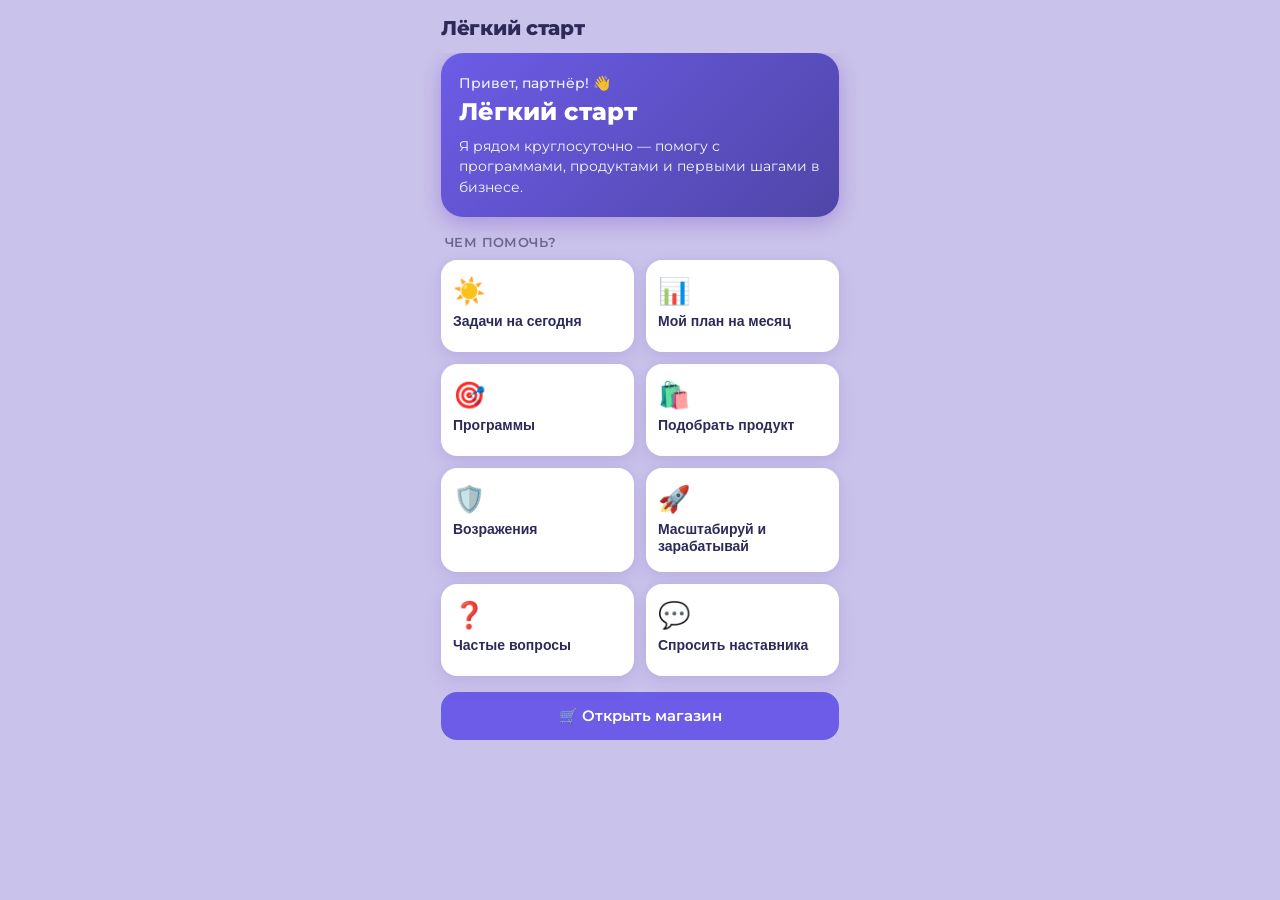
<file: Documents/Projects/my-Siberian Wellness-project/tg-app/index.html>
<!DOCTYPE html>
<!--
  index.html — точка входа Telegram Mini App «Лёгкий старт».
  Подключает: Telegram Web App SDK, стили (styles.css),
  данные (data.js) и логику (app.js).
  Порядок важен: data.js ДО app.js (app.js использует DATA).
-->
<html lang="ru">
<head>
  <meta charset="UTF-8">
  <!-- Мобильный вьюпорт: фиксируем масштаб, учитываем «чёлку» (safe-area) -->
  <meta name="viewport" content="width=device-width, initial-scale=1.0, maximum-scale=1.0, user-scalable=no, viewport-fit=cover">
  <title>Лёгкий старт</title>

  <!-- Telegram Web App SDK — даёт тему, данные пользователя, кнопку «назад», виброотклик -->
  <script src="https://telegram.org/js/telegram-web-app.js"></script>

  <!-- Фирменный шрифт Siberian Wellness — Montserrat -->
  <link rel="preconnect" href="https://fonts.googleapis.com">
  <link rel="preconnect" href="https://fonts.gstatic.com" crossorigin>
  <link href="https://fonts.googleapis.com/css2?family=Montserrat:wght@400;500;600;700;800&display=swap" rel="stylesheet">

  <!-- Стили приложения -->
  <link rel="stylesheet" href="styles.css">
</head>
<body>
  <!-- Корневой контейнер приложения (ограничен мобильной шириной в CSS) -->
  <div id="app">
    <!-- Шапка: кнопка «назад» (появляется не на главной) -->
    <header class="header">
      <button id="backBtn" class="header__back" aria-label="Назад"><span class="header__back-arrow">‹</span> Назад</button>
      <span class="header__title">Лёгкий старт</span>
    </header>

    <!-- Сюда app.js рендерит текущий экран -->
    <main id="screens"></main>
  </div>

  <!-- Данные ДО логики -->
  <script src="data.js"></script>
  <script src="app.js"></script>
</body>
</html>
</file>
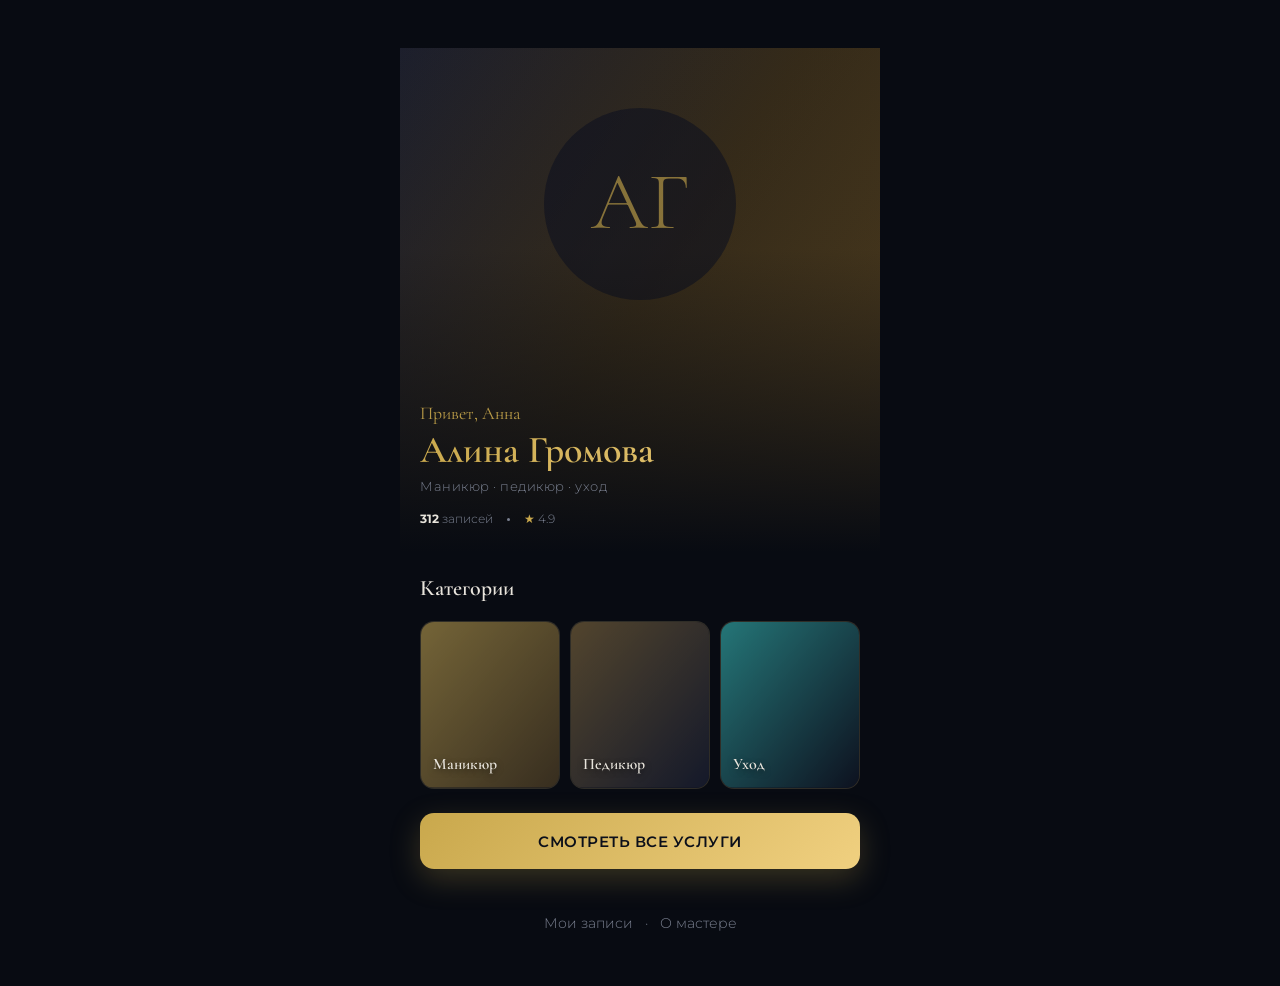
<file: Documents/Projects/tg-beauty-catalog/prototype/index.html>
<!DOCTYPE html>
<html lang="ru">
<head>
  <meta charset="UTF-8">
  <meta name="viewport" content="width=device-width, initial-scale=1.0, viewport-fit=cover, user-scalable=no">
  <meta name="theme-color" content="#080b12">
  <title>Алина Громова · Запись</title>
  <link rel="stylesheet" href="styles.css">
  <style>html,body{background:#080b12;color:#e8e4dc;}</style>
</head>
<body>

  <!-- SVG defs: gradient placeholders -->
  <svg width="0" height="0" style="position:absolute" aria-hidden="true">
    <defs>
      <linearGradient id="g-master" x1="0" y1="0" x2="1" y2="1">
        <stop offset="0%" stop-color="#1a1f33"/>
        <stop offset="50%" stop-color="#3a2e1a"/>
        <stop offset="100%" stop-color="#5a4520"/>
      </linearGradient>
      <linearGradient id="g-s1" x1="0" y1="0" x2="1" y2="1">
        <stop offset="0%" stop-color="#c9a84c"/>
        <stop offset="100%" stop-color="#f0d080"/>
      </linearGradient>
      <linearGradient id="g-s2" x1="0" y1="0" x2="1" y2="1">
        <stop offset="0%" stop-color="#38c8c0"/>
        <stop offset="100%" stop-color="#5fd9d2"/>
      </linearGradient>
      <linearGradient id="g-s3" x1="0" y1="0" x2="1" y2="1">
        <stop offset="0%" stop-color="#8b6f3a"/>
        <stop offset="100%" stop-color="#c9a84c"/>
      </linearGradient>
      <linearGradient id="g-s4" x1="0" y1="0" x2="1" y2="1">
        <stop offset="0%" stop-color="#7a8090"/>
        <stop offset="100%" stop-color="#a8aebd"/>
      </linearGradient>
      <linearGradient id="g-s5" x1="0" y1="0" x2="1" y2="1">
        <stop offset="0%" stop-color="#f0d080"/>
        <stop offset="100%" stop-color="#fce4a8"/>
      </linearGradient>
      <linearGradient id="g-s6" x1="0" y1="0" x2="1" y2="1">
        <stop offset="0%" stop-color="#c9a84c"/>
        <stop offset="100%" stop-color="#38c8c0"/>
      </linearGradient>
      <linearGradient id="g-manicure" x1="0" y1="0" x2="1" y2="1">
        <stop offset="0%" stop-color="#c9a84c"/>
        <stop offset="100%" stop-color="#5a4520"/>
      </linearGradient>
      <linearGradient id="g-pedicure" x1="0" y1="0" x2="1" y2="1">
        <stop offset="0%" stop-color="#8b6f3a"/>
        <stop offset="100%" stop-color="#1a1f33"/>
      </linearGradient>
      <linearGradient id="g-care" x1="0" y1="0" x2="1" y2="1">
        <stop offset="0%" stop-color="#38c8c0"/>
        <stop offset="100%" stop-color="#0e1220"/>
      </linearGradient>
    </defs>
  </svg>

  <!-- Top bar (BackButton emulator) -->
  <header class="topbar" id="topbar">
    <button class="back-btn" id="backBtn" aria-label="Назад" hidden>←</button>
    <div class="topbar-title" id="topbarTitle"></div>
  </header>

  <!-- ============ Screen 1: Home ============ -->
  <section class="screen no-mainbtn active" data-screen="home">
    <div class="hero">
      <svg class="hero-img" viewBox="0 0 400 600" preserveAspectRatio="xMidYMid slice">
        <rect width="400" height="600" fill="url(#g-master)"/>
        <circle cx="200" cy="220" r="80" fill="#0e1220" opacity="0.6"/>
        <text x="200" y="240" text-anchor="middle" font-family="Cormorant Garamond" font-size="68" fill="#c9a84c" opacity="0.7">АГ</text>
      </svg>
      <div class="hero-content">
        <div class="hero-greet" id="greeting">Привет, Анна</div>
        <div class="hero-name">Алина Громова</div>
        <div class="hero-spec">Маникюр · педикюр · уход</div>
        <div class="hero-stats">
          <span><b style="color:var(--text)">312</b> записей</span>
          <span class="dot"></span>
          <span><span class="star">★</span> 4.9</span>
        </div>
      </div>
    </div>

    <div class="home-body">
      <div class="section-title">Категории</div>
      <div class="tile-row">
        <div class="tile" data-category="manicure">
          <svg class="tile-bg" viewBox="0 0 100 120" preserveAspectRatio="xMidYMid slice">
            <rect width="100" height="120" fill="url(#g-manicure)"/>
          </svg>
          <div class="tile-name">Маникюр</div>
        </div>
        <div class="tile" data-category="pedicure">
          <svg class="tile-bg" viewBox="0 0 100 120" preserveAspectRatio="xMidYMid slice">
            <rect width="100" height="120" fill="url(#g-pedicure)"/>
          </svg>
          <div class="tile-name">Педикюр</div>
        </div>
        <div class="tile" data-category="care">
          <svg class="tile-bg" viewBox="0 0 100 120" preserveAspectRatio="xMidYMid slice">
            <rect width="100" height="120" fill="url(#g-care)"/>
          </svg>
          <div class="tile-name">Уход</div>
        </div>
      </div>

      <button class="main-btn" data-action="go-catalog" style="position:relative;left:0;bottom:0;transform:none;width:100%;margin-bottom:16px">
        Смотреть все услуги
      </button>

      <div class="home-links">
        <a data-action="go-bookings">Мои записи</a>
        <span class="sep">·</span>
        <a data-action="go-about">О мастере</a>
      </div>
    </div>
  </section>

  <!-- ============ Screen 2: Catalog ============ -->
  <section class="screen no-mainbtn" data-screen="catalog">
    <div class="chips" id="catChips"></div>
    <div class="service-list" id="serviceList"></div>
  </section>

  <!-- ============ Screen 3: Service detail ============ -->
  <section class="screen" data-screen="service">
    <div class="service-hero" id="serviceHero"></div>
    <div class="service-body">
      <h1 class="service-title" id="serviceTitle"></h1>
      <div class="service-meta-row" id="serviceMeta"></div>
      <p class="service-desc" id="serviceDesc"></p>
      <div class="includes-title">Что входит</div>
      <ul class="includes-list" id="serviceIncludes"></ul>
      <div class="social-proof" id="serviceProof"></div>
    </div>
  </section>

  <!-- ============ Screen 4: Calendar ============ -->
  <section class="screen" data-screen="calendar">
    <div class="cal-summary" id="calSummary"></div>
    <div class="days-strip" id="daysStrip"></div>
    <div class="slots-title">Свободное время</div>
    <div id="slotsArea"></div>
  </section>

  <!-- ============ Screen 5: Confirm ============ -->
  <section class="screen" data-screen="confirm">
    <div class="confirm-body">
      <div class="summary-card">
        <div class="summary-service" id="confirmService"></div>
        <div class="summary-when" id="confirmWhen"></div>
        <div class="summary-duration" id="confirmDuration"></div>
        <div class="summary-price" id="confirmPrice"></div>
      </div>

      <div class="field">
        <div class="field-label">Имя</div>
        <input type="text" id="confirmName" value="Анна">
      </div>

      <div id="contactArea">
        <button class="contact-btn" id="contactBtn">
          <span>📞</span>
          <span>Поделиться номером</span>
        </button>
      </div>

      <div class="field">
        <div class="field-label">Комментарий (необязательно)</div>
        <textarea id="confirmComment" placeholder="Если есть пожелания"></textarea>
      </div>

      <div class="fineprint">Оплата на месте. Мастер подтвердит запись в течение часа.</div>
    </div>
  </section>

  <!-- ============ Screen 6: Success ============ -->
  <section class="screen no-mainbtn" data-screen="success">
    <div class="success-body">
      <div class="success-icon">
        <svg viewBox="0 0 24 24" fill="none" stroke="#0b0f1a" stroke-width="3" stroke-linecap="round" stroke-linejoin="round">
          <polyline points="20 6 9 17 4 12"></polyline>
        </svg>
      </div>
      <div class="success-title">Готово</div>
      <div class="success-sub" id="successSub"></div>

      <div class="success-card" id="successCard"></div>

      <div class="success-note">Напомню за день до визита</div>

      <button class="main-btn" data-action="go-home" style="position:relative;left:0;bottom:0;transform:none;width:100%;">
        На главную
      </button>
      <a class="success-link" data-action="go-bookings">Мои записи →</a>
    </div>
  </section>

  <!-- ============ Screen 7: My bookings ============ -->
  <section class="screen no-mainbtn" data-screen="bookings">
    <div class="tabs">
      <button class="tab active" data-tab="active">Активные</button>
      <button class="tab" data-tab="past">Прошедшие</button>
    </div>
    <div class="booking-list" id="bookingList"></div>
  </section>

  <!-- ============ Screen 8: About master ============ -->
  <section class="screen" data-screen="about">
    <div class="about-hero">
      <svg class="hero-img" viewBox="0 0 400 280" preserveAspectRatio="xMidYMid slice">
        <rect width="400" height="280" fill="url(#g-master)"/>
        <circle cx="200" cy="120" r="60" fill="#0e1220" opacity="0.6"/>
        <text x="200" y="138" text-anchor="middle" font-family="Cormorant Garamond" font-size="52" fill="#c9a84c" opacity="0.7">АГ</text>
      </svg>
    </div>
    <div class="about-body">
      <div class="about-name">Алина Громова</div>
      <div class="about-exp">10 лет в бьюти</div>
      <p class="about-bio">
        Делаю маникюр, который держится 4 недели. Работаю только с гипоаллергенными материалами. Принимаю в студии на Никольской.
      </p>

      <div class="contact-card" data-action="open-map">
        <div class="contact-ico">📍</div>
        <div>
          <div class="contact-text">Москва, Никольская, 10</div>
          <div class="contact-sub">Открыть на карте</div>
        </div>
      </div>

      <div class="contact-card" data-action="open-tg">
        <div class="contact-ico">✈</div>
        <div>
          <div class="contact-text">@interactego</div>
          <div class="contact-sub">Telegram-канал мастера</div>
        </div>
      </div>

      <div class="contact-card">
        <div class="contact-ico">🕙</div>
        <div>
          <div class="contact-text">Пн–Сб · 10:00–20:00</div>
          <div class="contact-sub">Воскресенье — выходной</div>
        </div>
      </div>
    </div>
  </section>

  <!-- ============ Main button (global emulator) ============ -->
  <button class="main-btn" id="mainBtn" hidden></button>

  <script src="data.js"></script>
  <script src="app.js"></script>
</body>
</html>
</file>
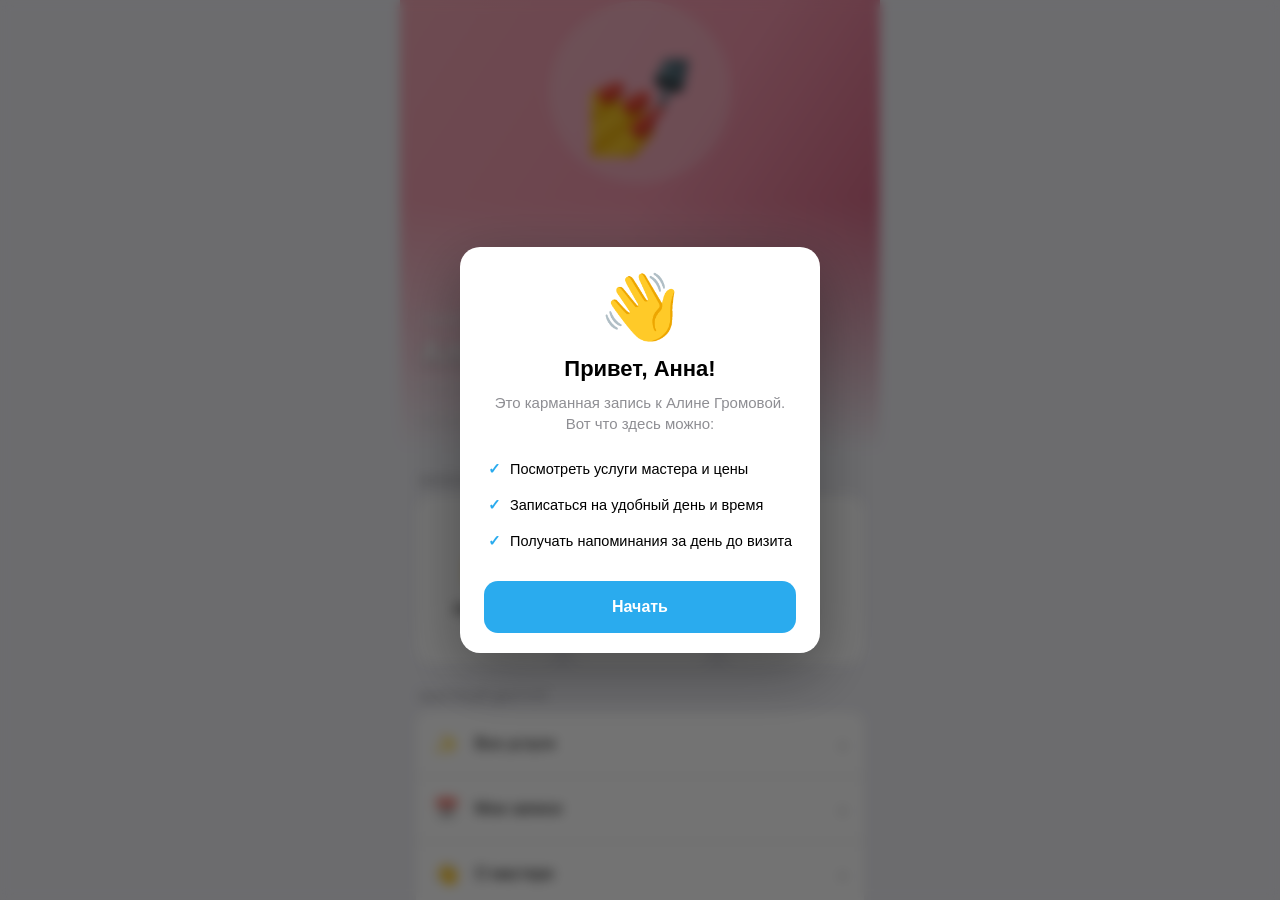
<file: Documents/Projects/tg-beauty-catalog/tg-app/index.html>
<!DOCTYPE html>
<html lang="ru">
<head>
  <meta charset="UTF-8">
  <meta name="viewport" content="width=device-width, initial-scale=1.0, maximum-scale=1.0, user-scalable=no, viewport-fit=cover">
  <meta name="theme-color" content="#ffffff">
  <title>Алина Громова · Запись</title>

  <!-- Telegram Web App SDK — данные пользователя, тема, MainButton, BackButton -->
  <script src="https://telegram.org/js/telegram-web-app.js"></script>

  <link rel="stylesheet" href="styles.css">
</head>
<body>

  <!-- SVG-плейсхолдеры: градиенты для героев и аватара -->
  <svg width="0" height="0" style="position:absolute" aria-hidden="true">
    <defs>
      <linearGradient id="g-master" x1="0" y1="0" x2="1" y2="1">
        <stop offset="0%" stop-color="#FFB6C1"/>
        <stop offset="50%" stop-color="#FF9EB5"/>
        <stop offset="100%" stop-color="#C44569"/>
      </linearGradient>
    </defs>
  </svg>

  <!-- Верхняя панель (рисуем сами; в Telegram она поверх системной) -->
  <header class="topbar" id="topbar">
    <button class="back-btn" id="backBtn" aria-label="Назад" hidden>
      <svg viewBox="0 0 12 20" fill="none">
        <path d="M10 2L2 10L10 18" stroke="currentColor" stroke-width="2.5" stroke-linecap="round" stroke-linejoin="round"/>
      </svg>
      <span>Назад</span>
    </button>
    <div class="topbar-title" id="topbarTitle"></div>
  </header>

  <!-- Корневой контейнер с экранами; экраны переключаются слайдом -->
  <div class="app" id="app">

    <!-- ============ Экран 1: Главная ============ -->
    <section class="screen no-mainbtn no-topbar active" data-screen="home">
      <div class="hero">
        <svg viewBox="0 0 400 600" preserveAspectRatio="xMidYMid slice">
          <rect width="400" height="600" fill="url(#g-master)"/>
          <circle cx="200" cy="210" r="76" fill="rgba(255,255,255,0.22)"/>
          <text x="200" y="248" text-anchor="middle" font-size="74">💅</text>
        </svg>
        <div class="hero-content">
          <div class="hero-greet" id="greeting">Привет, Анна</div>
          <div class="hero-name">Алина Громова</div>
          <div class="hero-spec">Маникюр · педикюр · уход</div>
          <div class="hero-stats">
            <span><b>312</b> записей</span>
            <span class="dot"></span>
            <span><span class="star">★</span> 4.9</span>
          </div>
        </div>
      </div>

      <div class="home-body">
        <div class="section-label" style="padding-left:4px;margin-top:0">Категории</div>
        <div class="tile-row" id="homeTiles">
          <!-- Заполняется JS-ом из CATEGORIES -->
        </div>

        <div class="section-label" style="padding-left:4px">Быстрый доступ</div>
        <div class="list-group" style="margin-bottom:24px">
          <div class="list-item" data-action="go-catalog">
            <span style="font-size:20px">✨</span>
            <span>Все услуги</span>
            <span class="chevron">›</span>
          </div>
          <div class="list-item" data-action="go-bookings">
            <span style="font-size:20px">📅</span>
            <span>Мои записи</span>
            <span class="chevron">›</span>
          </div>
          <div class="list-item" data-action="go-about">
            <span style="font-size:20px">👋</span>
            <span>О мастере</span>
            <span class="chevron">›</span>
          </div>
          <div class="list-item" data-action="share-bot">
            <span style="font-size:20px">💌</span>
            <span>Поделиться с другом</span>
            <span class="chevron">›</span>
          </div>
        </div>

        <div class="section-label" style="padding-left:4px">Отзывы</div>
        <div class="list-group" id="homeReviews" style="margin-bottom:24px"></div>
      </div>
    </section>

    <!-- ============ Экран 2: Каталог ============ -->
    <section class="screen no-mainbtn" data-screen="catalog">
      <div class="chips" id="catChips"></div>
      <div class="section">
        <div class="list-group" id="serviceList"></div>
      </div>
    </section>

    <!-- ============ Экран 3: Карточка услуги ============ -->
    <section class="screen no-topbar" data-screen="service">
      <div class="service-hero" id="serviceHero"></div>
      <div class="service-body">
        <h1 class="service-title" id="serviceTitle"></h1>
        <div class="service-meta-row" id="serviceMeta"></div>
        <p class="service-desc" id="serviceDesc"></p>
        <div class="section-label" style="padding-left:4px;margin-top:0">Что входит</div>
        <ul class="includes-list" id="serviceIncludes"></ul>
        <div class="proof" id="serviceProof"></div>
      </div>
    </section>

    <!-- ============ Экран 4: Календарь ============ -->
    <section class="screen" data-screen="calendar">
      <div class="cal-summary" id="calSummary"></div>
      <div class="days-strip" id="daysStrip"></div>
      <div class="slots-title">Свободное время</div>
      <div id="slotsArea"></div>
    </section>

    <!-- ============ Экран 5: Подтверждение ============ -->
    <section class="screen" data-screen="confirm">
      <div class="confirm-body">
        <div class="summary-card">
          <div class="summary-service" id="confirmService"></div>
          <div class="summary-when" id="confirmWhen"></div>
          <div class="summary-duration" id="confirmDuration"></div>
          <div class="summary-price" id="confirmPrice"></div>
        </div>

        <div class="field">
          <div class="field-label">Имя</div>
          <input type="text" id="confirmName" value="Анна">
        </div>

        <div id="contactArea">
          <!-- Заполняется JS-ом: или contact-btn, или contact-ok -->
        </div>

        <div class="field">
          <div class="field-label">Комментарий (необязательно)</div>
          <textarea id="confirmComment" placeholder="Если есть пожелания"></textarea>
        </div>

        <div class="fineprint">Оплата на месте. Мастер подтвердит запись в течение часа.</div>
      </div>
    </section>

    <!-- ============ Экран 6: Успех ============ -->
    <section class="screen no-mainbtn no-topbar" data-screen="success">
      <div class="success-body">
        <div class="success-icon">
          <svg viewBox="0 0 24 24" fill="none" stroke="currentColor" stroke-width="3" stroke-linecap="round" stroke-linejoin="round">
            <polyline points="20 6 9 17 4 12"></polyline>
          </svg>
        </div>
        <div class="success-title">Готово!</div>
        <div class="success-sub" id="successSub"></div>

        <div class="success-card" id="successCard"></div>

        <div class="success-note">Напомню за день до визита</div>

        <button class="main-btn" data-action="go-home" style="position:relative;left:0;right:0;bottom:0;width:100%;max-width:none">
          На главную
        </button>
        <button class="link-btn" data-action="go-bookings">Мои записи →</button>
      </div>
    </section>

    <!-- ============ Экран 7: Мои записи ============ -->
    <section class="screen no-mainbtn" data-screen="bookings">
      <div class="tabs">
        <button class="tab active" data-tab="active">Активные</button>
        <button class="tab" data-tab="past">Прошедшие</button>
      </div>
      <div id="bookingList"></div>
    </section>

    <!-- ============ Экран 8: О мастере ============ -->
    <section class="screen no-topbar" data-screen="about">
      <div class="about-hero">
        <svg viewBox="0 0 400 280" preserveAspectRatio="xMidYMid slice">
          <rect width="400" height="280" fill="url(#g-master)"/>
          <circle cx="200" cy="120" r="60" fill="rgba(255,255,255,0.22)"/>
          <text x="200" y="146" text-anchor="middle" font-size="58">💅</text>
        </svg>
      </div>
      <div class="about-body">
        <div class="about-name">Алина Громова</div>
        <div class="about-exp">10 лет в бьюти</div>
        <p class="about-bio" id="aboutBio"></p>

        <div class="section-label" style="padding-left:4px;margin-top:0">Контакты</div>
        <div class="list-group" style="margin-bottom:24px">
          <div class="list-item" data-action="open-map">
            <div class="contact-ico">📍</div>
            <div>
              <div class="contact-text" id="aboutAddress"></div>
              <div class="contact-sub">Открыть на карте</div>
            </div>
            <span class="chevron">›</span>
          </div>
          <div class="list-item" data-action="open-tg">
            <div class="contact-ico">✈</div>
            <div>
              <div class="contact-text" id="aboutTg"></div>
              <div class="contact-sub">Telegram-канал мастера</div>
            </div>
            <span class="chevron">›</span>
          </div>
          <div class="list-item" style="cursor:default">
            <div class="contact-ico">🕙</div>
            <div>
              <div class="contact-text" id="aboutHours"></div>
              <div class="contact-sub">Воскресенье — выходной</div>
            </div>
          </div>
        </div>
      </div>
    </section>

  </div>

  <!-- Главная кнопка снизу (эмуляция MainButton, в Telegram заменится на нативную) -->
  <button class="main-btn" id="mainBtn" hidden></button>

  <!-- Онбординг: приветствие при самом первом открытии -->
  <div class="offer-modal" id="onboardModal" hidden>
    <div class="offer-card">
      <div class="offer-emoji">👋</div>
      <h2 class="offer-title" id="onboardTitle">Привет!</h2>
      <p class="offer-sub">Это карманная запись к Алине Громовой. Вот что здесь можно:</p>
      <ul class="offer-bullets">
        <li>Посмотреть услуги мастера и цены</li>
        <li>Записаться на удобный день и время</li>
        <li>Получать напоминания за день до визита</li>
      </ul>
      <button class="offer-cta" id="onboardCta">Начать</button>
    </div>
  </div>

  <!-- Оффер-модалка: показывается один раз при первом открытии -->
  <div class="offer-modal" id="offerModal" hidden>
    <div class="offer-card">
      <div class="offer-emoji">🎁</div>
      <h2 class="offer-title">Скидка 15% на первую запись</h2>
      <p class="offer-sub">Подпишитесь на бота — получите промокод в личное сообщение</p>
      <ul class="offer-bullets">
        <li>Напомним о записи за день</li>
        <li>Первыми узнаёте о свободных окошках</li>
        <li>Эксклюзивные акции для подписчиков</li>
      </ul>
      <button class="offer-cta" id="offerCta">Получить скидку 15%</button>
      <button class="offer-skip" id="offerSkip">Пропустить</button>
    </div>
  </div>

  <script src="data.js"></script>
  <script src="app.js"></script>
</body>
</html>
</file>
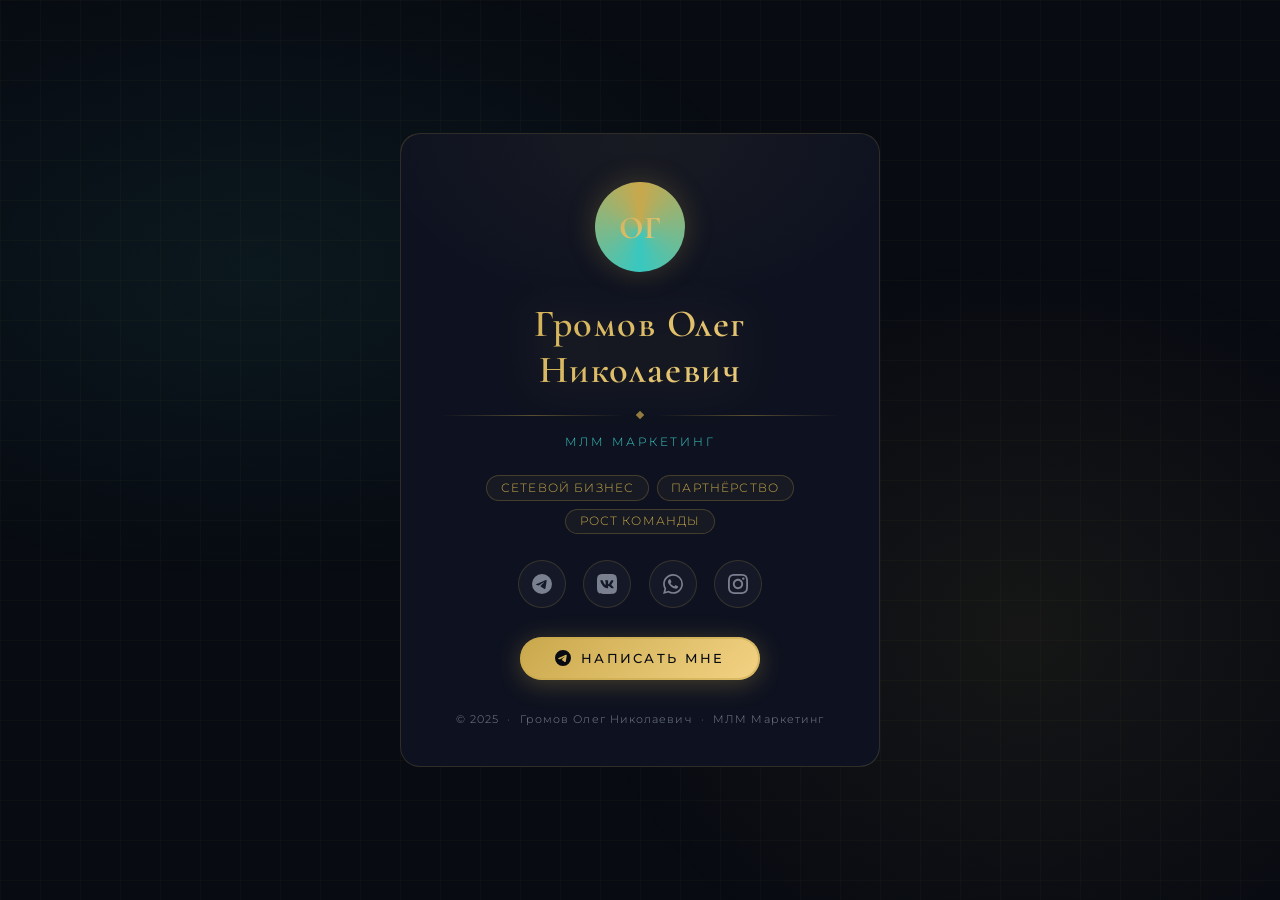
<file: визитка.html>
<!DOCTYPE html>
<html lang="ru">
<head>
<meta charset="UTF-8">
<meta name="viewport" content="width=device-width, initial-scale=1.0">
<title>Громов Олег Николаевич</title>
<style>
  @import url('https://fonts.googleapis.com/css2?family=Cormorant+Garamond:wght@300;400;600;700&family=Montserrat:wght@300;400;500&display=swap');

  *, *::before, *::after { box-sizing: border-box; margin: 0; padding: 0; }

  :root {
    --bg: #080b12;
    --surface: #0e1220;
    --gold: #c9a84c;
    --gold2: #f0d080;
    --teal: #38c8c0;
    --text: #e8e4dc;
    --muted: #7a8090;
    --border: rgba(201,168,76,0.18);
  }

  html, body {
    height: 100%;
    background: var(--bg);
    color: var(--text);
    font-family: 'Montserrat', sans-serif;
    font-weight: 300;
    overflow-x: hidden;
  }

  /* ── animated background ── */
  body::before {
    content: '';
    position: fixed; inset: 0;
    background:
      radial-gradient(ellipse 60% 50% at 20% 30%, rgba(56,200,192,.07) 0%, transparent 70%),
      radial-gradient(ellipse 50% 60% at 80% 70%, rgba(201,168,76,.07) 0%, transparent 70%);
    animation: breathe 8s ease-in-out infinite alternate;
    pointer-events: none;
    z-index: 0;
  }
  @keyframes breathe {
    from { opacity: .6; transform: scale(1); }
    to   { opacity: 1;  transform: scale(1.06); }
  }

  /* grid noise texture */
  body::after {
    content: '';
    position: fixed; inset: 0;
    background-image:
      linear-gradient(rgba(201,168,76,.03) 1px, transparent 1px),
      linear-gradient(90deg, rgba(201,168,76,.03) 1px, transparent 1px);
    background-size: 40px 40px;
    pointer-events: none;
    z-index: 0;
  }

  /* ── card wrapper ── */
  .scene {
    position: relative; z-index: 1;
    min-height: 100vh;
    display: flex; align-items: center; justify-content: center;
    padding: 2rem 1rem;
  }

  .card {
    position: relative;
    width: min(480px, 100%);
    background: var(--surface);
    border: 1px solid var(--border);
    border-radius: 20px;
    padding: 3rem 2.5rem 2.5rem;
    overflow: hidden;
    animation: cardIn .9s cubic-bezier(.22,1,.36,1) both;
  }
  @keyframes cardIn {
    from { opacity:0; transform: translateY(32px) scale(.97); }
    to   { opacity:1; transform: translateY(0)    scale(1); }
  }

  /* corner glow lines */
  .card::before, .card::after {
    content: '';
    position: absolute;
    border-radius: inherit;
    pointer-events: none;
  }
  .card::before {
    inset: -1px;
    background: linear-gradient(135deg, rgba(201,168,76,.4) 0%, transparent 40%, transparent 60%, rgba(56,200,192,.3) 100%);
    z-index: 0;
    border-radius: 20px;
    mask: linear-gradient(#000,#000) content-box, linear-gradient(#000,#000);
    mask-composite: exclude;
    -webkit-mask-composite: xor;
    padding: 1px;
  }
  .card::after {
    inset: 0;
    background: radial-gradient(ellipse 80% 40% at 50% 0%, rgba(201,168,76,.06) 0%, transparent 70%);
    z-index: 0;
  }

  .card > * { position: relative; z-index: 1; }

  /* ── monogram / avatar ring ── */
  .avatar {
    width: 90px; height: 90px;
    margin: 0 auto 1.8rem;
    position: relative;
  }
  .avatar-ring {
    width: 100%; height: 100%;
    border-radius: 50%;
    background: conic-gradient(var(--gold), var(--teal), var(--gold));
    display: flex; align-items: center; justify-content: center;
    animation: spin 12s linear infinite;
    box-shadow: 0 0 28px rgba(201,168,76,.25);
  }
  @keyframes spin { to { transform: rotate(360deg); } }
  .avatar-inner {
    width: 78px; height: 78px;
    border-radius: 50%;
    background: var(--surface);
    display: flex; align-items: center; justify-content: center;
    font-family: 'Cormorant Garamond', serif;
    font-size: 2rem;
    font-weight: 700;
    background: linear-gradient(135deg, var(--gold), var(--gold2));
    -webkit-background-clip: text;
    -webkit-text-fill-color: transparent;
    background-clip: text;
    /* keep bg for the circle behind */
    position: relative;
  }
  .avatar-inner::before {
    content: '';
    position: absolute; inset: 0;
    border-radius: 50%;
    background: var(--surface);
    z-index: -1;
  }

  /* ── name ── */
  .name {
    text-align: center;
    font-family: 'Cormorant Garamond', serif;
    font-size: clamp(1.6rem, 5vw, 2.4rem);
    font-weight: 600;
    letter-spacing: .04em;
    line-height: 1.2;
    background: linear-gradient(135deg, var(--gold) 0%, var(--gold2) 50%, var(--gold) 100%);
    background-size: 200% auto;
    -webkit-background-clip: text;
    -webkit-text-fill-color: transparent;
    background-clip: text;
    animation: shimmer 4s linear infinite, fadeUp .8s .2s both;
    text-shadow: none;
    filter: drop-shadow(0 0 22px rgba(201,168,76,.4));
  }
  @keyframes shimmer { to { background-position: 200% center; } }
  @keyframes fadeUp {
    from { opacity:0; transform: translateY(14px); }
    to   { opacity:1; transform: translateY(0); }
  }

  /* ── divider ── */
  .divider {
    display: flex; align-items: center; gap: .8rem;
    margin: 1.2rem 0 1rem;
    animation: fadeUp .8s .35s both;
  }
  .divider-line {
    flex: 1;
    height: 1px;
    background: linear-gradient(90deg, transparent, var(--gold), transparent);
    opacity: .4;
  }
  .divider-diamond {
    width: 6px; height: 6px;
    background: var(--gold);
    transform: rotate(45deg);
    opacity: .7;
  }

  /* ── specialization ── */
  .spec {
    text-align: center;
    font-size: .78rem;
    letter-spacing: .22em;
    text-transform: uppercase;
    color: var(--teal);
    opacity: .85;
    animation: fadeUp .8s .45s both;
  }

  /* ── tags ── */
  .tags {
    display: flex; flex-wrap: wrap; justify-content: center; gap: .5rem;
    margin: 1.6rem 0;
    animation: fadeUp .8s .55s both;
  }
  .tag {
    padding: .3rem .85rem;
    border: 1px solid rgba(201,168,76,.25);
    border-radius: 50px;
    font-size: .72rem;
    letter-spacing: .1em;
    color: var(--gold);
    background: rgba(201,168,76,.05);
    text-transform: uppercase;
  }

  /* ── social icons ── */
  .socials {
    display: flex; justify-content: center; gap: 1.1rem;
    margin: 1.6rem 0;
    animation: fadeUp .8s .65s both;
  }
  .social-btn {
    width: 48px; height: 48px;
    border-radius: 50%;
    border: 1px solid var(--border);
    background: rgba(255,255,255,.03);
    display: flex; align-items: center; justify-content: center;
    cursor: pointer;
    text-decoration: none;
    transition: transform .25s, border-color .25s, background .25s, box-shadow .25s;
    position: relative;
    overflow: hidden;
  }
  .social-btn::before {
    content: '';
    position: absolute; inset: 0; border-radius: 50%;
    background: radial-gradient(circle at 50% 0%, rgba(201,168,76,.18), transparent 70%);
    opacity: 0;
    transition: opacity .25s;
  }
  .social-btn:hover::before { opacity: 1; }
  .social-btn:hover {
    transform: translateY(-4px) scale(1.08);
    border-color: rgba(201,168,76,.55);
    box-shadow: 0 8px 28px rgba(201,168,76,.18), 0 0 0 1px rgba(201,168,76,.12);
  }
  .social-btn svg {
    width: 20px; height: 20px;
    fill: var(--muted);
    transition: fill .25s;
  }
  .social-btn:hover svg { fill: var(--gold2); }

  /* ── CTA button ── */
  .cta-wrap {
    display: flex; justify-content: center;
    margin-top: 1.8rem;
    animation: fadeUp .8s .75s both;
  }
  .cta {
    position: relative;
    display: inline-flex; align-items: center; gap: .6rem;
    padding: .85rem 2.2rem;
    border-radius: 50px;
    text-decoration: none;
    font-size: .8rem;
    letter-spacing: .18em;
    text-transform: uppercase;
    font-weight: 500;
    color: var(--bg);
    background: linear-gradient(135deg, var(--gold) 0%, var(--gold2) 50%, var(--gold) 100%);
    background-size: 200% auto;
    transition: background-position .5s, transform .25s, box-shadow .25s;
    box-shadow: 0 4px 24px rgba(201,168,76,.3), 0 0 0 0 rgba(201,168,76,.4);
    overflow: hidden;
  }
  .cta::after {
    content: '';
    position: absolute; inset: 0; border-radius: inherit;
    background: rgba(255,255,255,.12);
    opacity: 0;
    transition: opacity .2s;
  }
  .cta:hover::after { opacity: 1; }
  .cta:hover {
    background-position: right center;
    transform: translateY(-2px) scale(1.03);
    box-shadow: 0 8px 36px rgba(201,168,76,.45), 0 0 0 3px rgba(201,168,76,.15);
  }
  .cta:active { transform: scale(.98); }
  .cta svg { width: 16px; height: 16px; fill: var(--bg); flex-shrink: 0; }
  /* pulse ring */
  .cta-pulse {
    position: absolute; inset: 0; border-radius: inherit;
    border: 2px solid rgba(201,168,76,.55);
    animation: pulse 2.4s ease-out infinite;
    pointer-events: none;
  }
  @keyframes pulse {
    0%   { transform: scale(1);   opacity: .7; }
    70%  { transform: scale(1.1); opacity: 0; }
    100% { transform: scale(1.1); opacity: 0; }
  }

  /* ── footer note ── */
  .footer-note {
    text-align: center;
    font-size: .68rem;
    letter-spacing: .1em;
    color: var(--muted);
    margin-top: 2rem;
    opacity: .6;
    animation: fadeUp .8s .85s both;
  }
</style>
</head>
<body>
<div class="scene">
  <div class="card">

    <!-- Avatar / monogram -->
    <div class="avatar">
      <div class="avatar-ring">
        <div class="avatar-inner">ОГ</div>
      </div>
    </div>

    <!-- Name -->
    <h1 class="name">Громов Олег<br>Николаевич</h1>

    <!-- Divider -->
    <div class="divider">
      <span class="divider-line"></span>
      <span class="divider-diamond"></span>
      <span class="divider-line"></span>
    </div>

    <!-- Specialization -->
    <p class="spec">МЛМ Маркетинг</p>

    <!-- Tags -->
    <div class="tags">
      <span class="tag">Сетевой бизнес</span>
      <span class="tag">Партнёрство</span>
      <span class="tag">Рост команды</span>
    </div>

    <!-- Social icons -->
    <div class="socials">

      <!-- Telegram -->
      <a class="social-btn" href="https://t.me/interactego" target="_blank" rel="noopener" title="Telegram">
        <svg viewBox="0 0 24 24" xmlns="http://www.w3.org/2000/svg">
          <path d="M11.944 0A12 12 0 0 0 0 12a12 12 0 0 0 12 12 12 12 0 0 0 12-12A12 12 0 0 0 12 0a12 12 0 0 0-.056 0zm4.962 7.224c.1-.002.321.023.465.14a.506.506 0 0 1 .171.325c.016.093.036.306.02.472-.18 1.898-.962 6.502-1.36 8.627-.168.9-.499 1.201-.82 1.23-.696.065-1.225-.46-1.9-.902-1.056-.693-1.653-1.124-2.678-1.8-1.185-.78-.417-1.21.258-1.91.177-.184 3.247-2.977 3.307-3.23.007-.032.014-.15-.056-.212s-.174-.041-.249-.024c-.106.024-1.793 1.14-5.061 3.345-.48.33-.913.49-1.302.48-.428-.008-1.252-.241-1.865-.44-.752-.245-1.349-.374-1.297-.789.027-.216.325-.437.893-.663 3.498-1.524 5.83-2.529 6.998-3.014 3.332-1.386 4.025-1.627 4.476-1.635z"/>
        </svg>
      </a>

      <!-- VK -->
      <a class="social-btn" href="#" title="ВКонтакте">
        <svg viewBox="0 0 24 24" xmlns="http://www.w3.org/2000/svg">
          <path d="M15.684 0H8.316C1.592 0 0 1.592 0 8.316v7.368C0 22.408 1.592 24 8.316 24h7.368C22.408 24 24 22.408 24 15.684V8.316C24 1.592 22.408 0 15.684 0zm3.692 17.123h-1.744c-.66 0-.864-.525-2.05-1.727-1.033-1-1.49-1.135-1.744-1.135-.356 0-.458.102-.458.593v1.575c0 .424-.135.677-1.253.677-1.845 0-3.896-1.118-5.335-3.202C4.624 10.857 4.03 8.57 4.03 8.096c0-.254.102-.491.593-.491h1.744c.44 0 .61.203.78.677.863 2.49 2.303 4.675 2.896 4.675.22 0 .322-.102.322-.66V9.721c-.068-1.186-.695-1.287-.695-1.71 0-.204.17-.407.44-.407h2.744c.373 0 .508.203.508.643v3.473c0 .372.17.508.271.508.22 0 .407-.136.813-.542 1.254-1.406 2.151-3.574 2.151-3.574.119-.254.322-.491.762-.491h1.744c.525 0 .643.27.525.643-.22 1.017-2.354 4.031-2.354 4.031-.186.305-.254.44 0 .78.186.254.796.779 1.203 1.253.745.847 1.32 1.558 1.473 2.05.17.491-.085.745-.576.745z"/>
        </svg>
      </a>

      <!-- WhatsApp -->
      <a class="social-btn" href="#" title="WhatsApp">
        <svg viewBox="0 0 24 24" xmlns="http://www.w3.org/2000/svg">
          <path d="M17.472 14.382c-.297-.149-1.758-.867-2.03-.967-.273-.099-.471-.148-.67.15-.197.297-.767.966-.94 1.164-.173.199-.347.223-.644.075-.297-.15-1.255-.463-2.39-1.475-.883-.788-1.48-1.761-1.653-2.059-.173-.297-.018-.458.13-.606.134-.133.298-.347.446-.52.149-.174.198-.298.298-.497.099-.198.05-.371-.025-.52-.075-.149-.669-1.612-.916-2.207-.242-.579-.487-.5-.669-.51-.173-.008-.371-.01-.57-.01-.198 0-.52.074-.792.372-.272.297-1.04 1.016-1.04 2.479 0 1.462 1.065 2.875 1.213 3.074.149.198 2.096 3.2 5.077 4.487.709.306 1.262.489 1.694.625.712.227 1.36.195 1.871.118.571-.085 1.758-.719 2.006-1.413.248-.694.248-1.289.173-1.413-.074-.124-.272-.198-.57-.347m-5.421 7.403h-.004a9.87 9.87 0 0 1-5.031-1.378l-.361-.214-3.741.982.998-3.648-.235-.374a9.86 9.86 0 0 1-1.51-5.26c.001-5.45 4.436-9.884 9.888-9.884 2.64 0 5.122 1.03 6.988 2.898a9.825 9.825 0 0 1 2.893 6.994c-.003 5.45-4.437 9.884-9.885 9.884m8.413-18.297A11.815 11.815 0 0 0 12.05 0C5.495 0 .16 5.335.157 11.892c0 2.096.547 4.142 1.588 5.945L.057 24l6.305-1.654a11.882 11.882 0 0 0 5.683 1.448h.005c6.554 0 11.89-5.335 11.893-11.893a11.821 11.821 0 0 0-3.48-8.413z"/>
        </svg>
      </a>

      <!-- Instagram -->
      <a class="social-btn" href="#" title="Instagram">
        <svg viewBox="0 0 24 24" xmlns="http://www.w3.org/2000/svg">
          <path d="M12 2.163c3.204 0 3.584.012 4.85.07 3.252.148 4.771 1.691 4.919 4.919.058 1.265.069 1.645.069 4.849 0 3.205-.012 3.584-.069 4.849-.149 3.225-1.664 4.771-4.919 4.919-1.266.058-1.644.07-4.85.07-3.204 0-3.584-.012-4.849-.07-3.26-.149-4.771-1.699-4.919-4.92-.058-1.265-.07-1.644-.07-4.849 0-3.204.013-3.583.07-4.849.149-3.227 1.664-4.771 4.919-4.919 1.266-.057 1.645-.069 4.849-.069zm0-2.163c-3.259 0-3.667.014-4.947.072-4.358.2-6.78 2.618-6.98 6.98-.059 1.281-.073 1.689-.073 4.948 0 3.259.014 3.668.072 4.948.2 4.358 2.618 6.78 6.98 6.98 1.281.058 1.689.072 4.948.072 3.259 0 3.668-.014 4.948-.072 4.354-.2 6.782-2.618 6.979-6.98.059-1.28.073-1.689.073-4.948 0-3.259-.014-3.667-.072-4.947-.196-4.354-2.617-6.78-6.979-6.98-1.281-.059-1.69-.073-4.949-.073zm0 5.838c-3.403 0-6.162 2.759-6.162 6.162s2.759 6.163 6.162 6.163 6.162-2.759 6.162-6.163c0-3.403-2.759-6.162-6.162-6.162zm0 10.162c-2.209 0-4-1.79-4-4 0-2.209 1.791-4 4-4s4 1.791 4 4c0 2.21-1.791 4-4 4zm6.406-11.845c-.796 0-1.441.645-1.441 1.44s.645 1.44 1.441 1.44c.795 0 1.439-.645 1.439-1.44s-.644-1.44-1.439-1.44z"/>
        </svg>
      </a>

    </div>

    <!-- CTA button -->
    <div class="cta-wrap">
      <a class="cta" href="https://t.me/interactego" target="_blank" rel="noopener">
        <span class="cta-pulse"></span>
        <svg viewBox="0 0 24 24"><path d="M11.944 0A12 12 0 0 0 0 12a12 12 0 0 0 12 12 12 12 0 0 0 12-12A12 12 0 0 0 12 0a12 12 0 0 0-.056 0zm4.962 7.224c.1-.002.321.023.465.14a.506.506 0 0 1 .171.325c.016.093.036.306.02.472-.18 1.898-.962 6.502-1.36 8.627-.168.9-.499 1.201-.82 1.23-.696.065-1.225-.46-1.9-.902-1.056-.693-1.653-1.124-2.678-1.8-1.185-.78-.417-1.21.258-1.91.177-.184 3.247-2.977 3.307-3.23.007-.032.014-.15-.056-.212s-.174-.041-.249-.024c-.106.024-1.793 1.14-5.061 3.345-.48.33-.913.49-1.302.48-.428-.008-1.252-.241-1.865-.44-.752-.245-1.349-.374-1.297-.789.027-.216.325-.437.893-.663 3.498-1.524 5.83-2.529 6.998-3.014 3.332-1.386 4.025-1.627 4.476-1.635z"/></svg>
        Написать мне
      </a>
    </div>

    <p class="footer-note">© 2025 &nbsp;·&nbsp; Громов Олег Николаевич &nbsp;·&nbsp; МЛМ Маркетинг</p>

  </div>
</div>
</body>
</html>
</file>
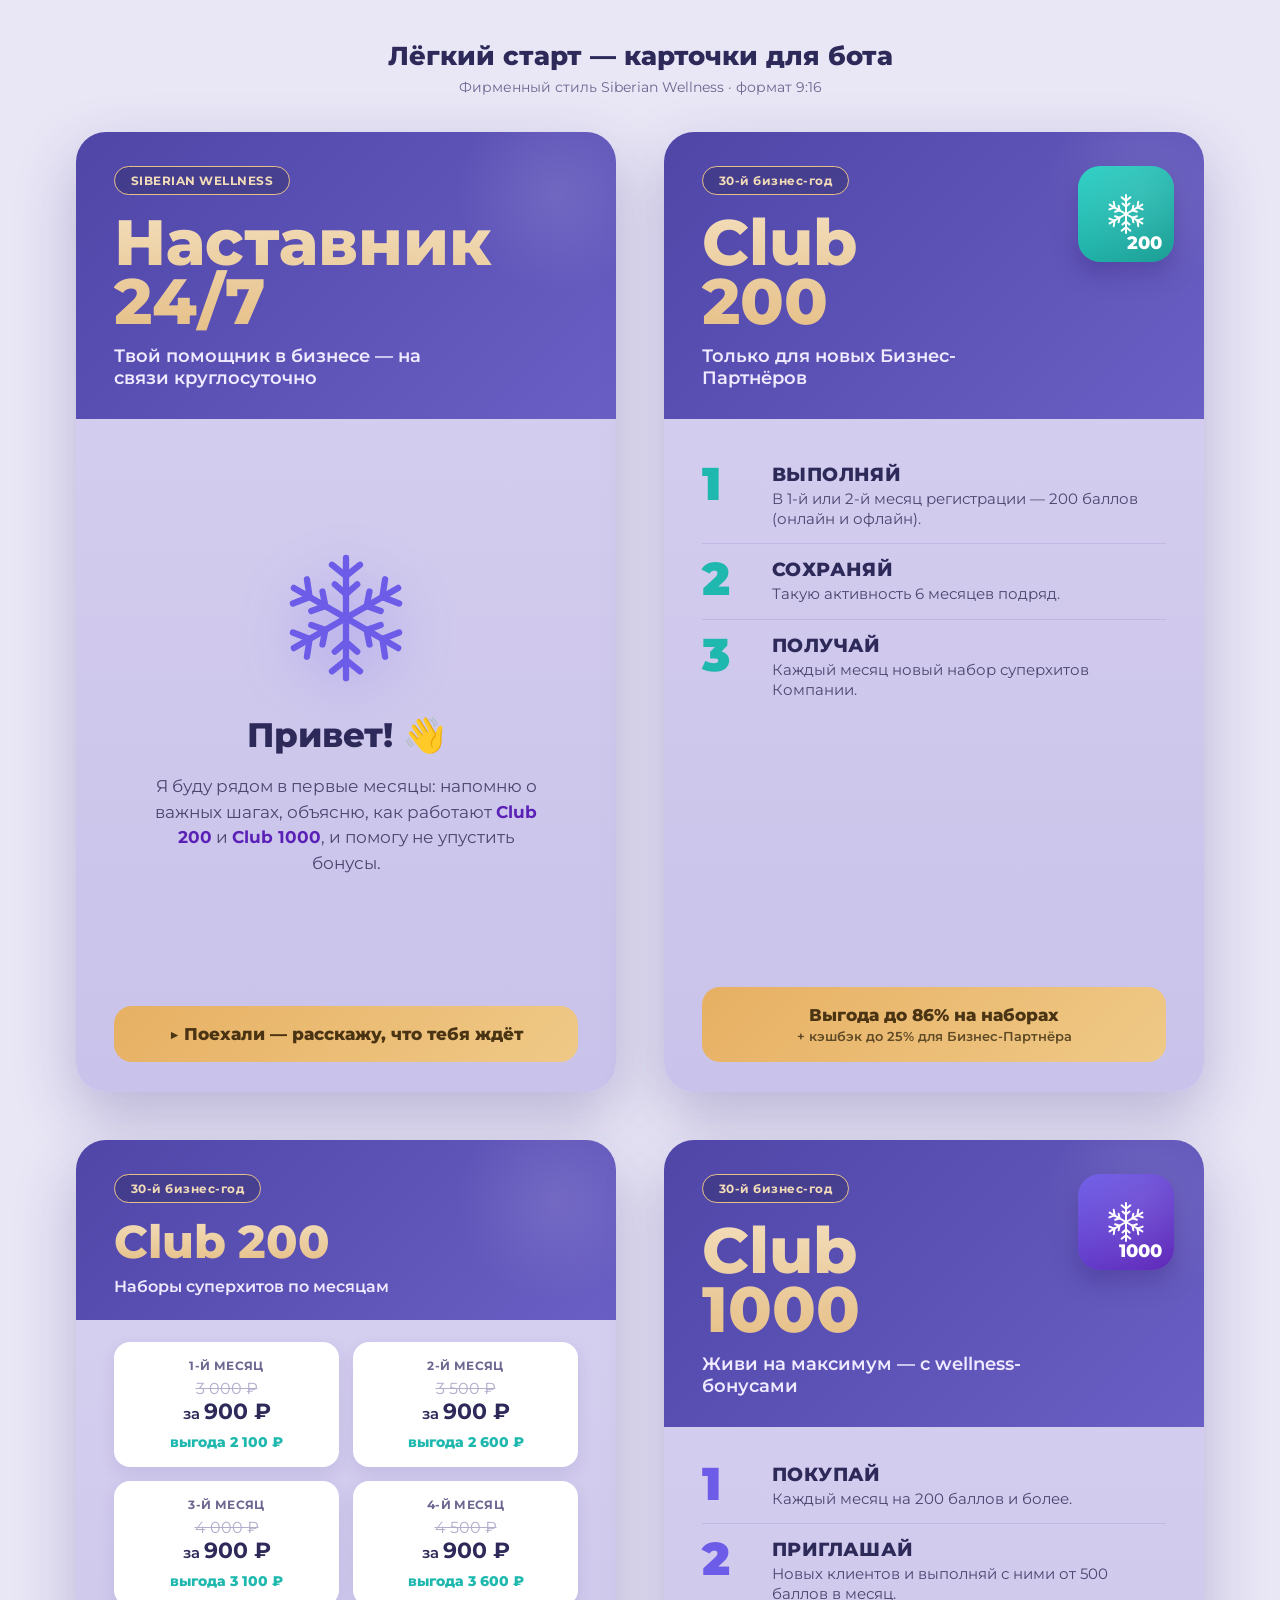
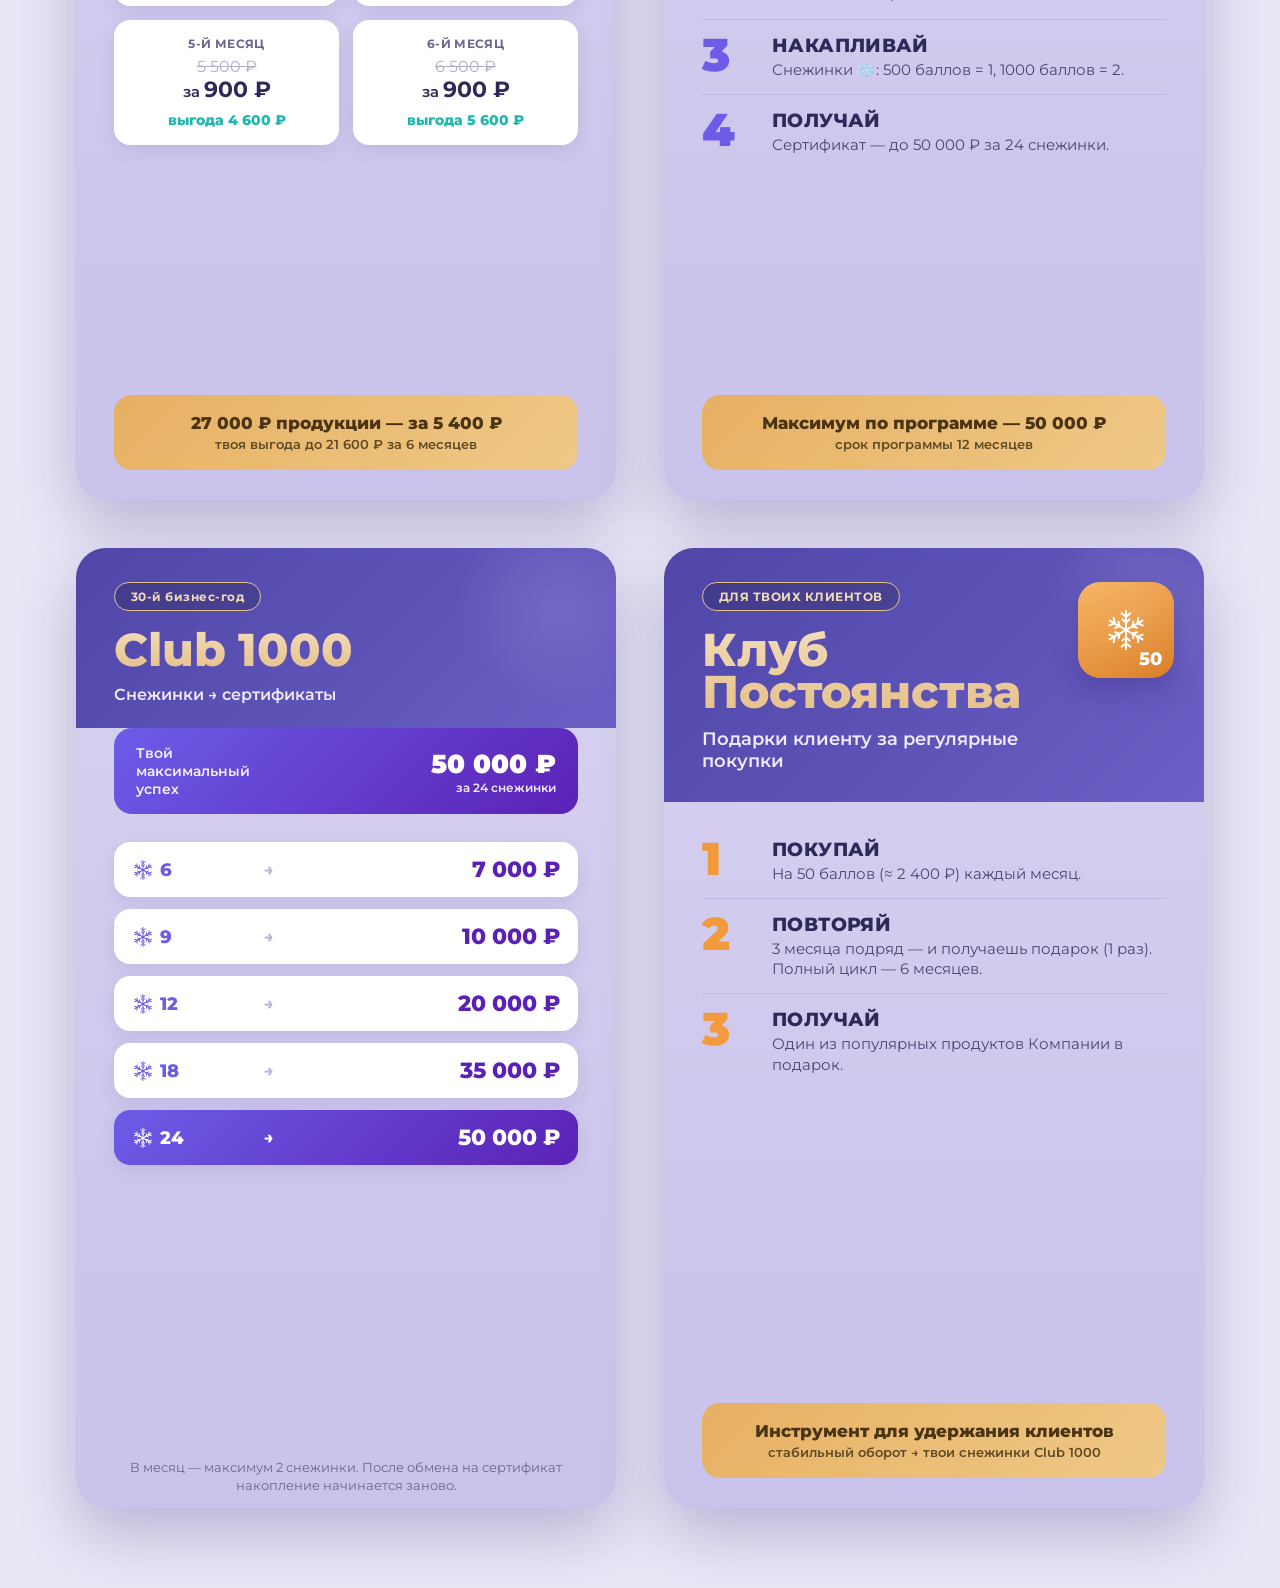
<file: Documents/Projects/my-Siberian Wellness-project/sw_cards.html>
<!DOCTYPE html>
<html lang="ru">
<head>
  <meta charset="UTF-8">
  <meta name="viewport" content="width=device-width, initial-scale=1.0">
  <title>Лёгкий старт — карточки для бота</title>
  <style>
    @import url('https://fonts.googleapis.com/css2?family=Montserrat:wght@400;500;600;700;800;900&display=swap');
    *, *::before, *::after { box-sizing: border-box; margin: 0; padding: 0; }
    :root {
      --bg: #c9c2ea; --banner: #4f46a8; --banner2: #6a5fc4;
      --card: #ffffff; --card-soft: #f3effb;
      --violet: #6c5ce7; --violet-deep: #5b21b6; --teal: #1fb8ae; --teal-deep: #149a91;
      --orange: #f29b3d; --orange-deep: #d97a1f;
      --gold: #e6c089; --gold2: #f2dcb8; --gold-btn: #e7b063; --gold-btn2: #efc987;
      --ink: #2d2a5a; --muted: #6b6790; --white: #ffffff;
    }
    html, body {
      background: #e9e6f6;
      color: var(--ink);
      font-family: 'Montserrat', sans-serif;
      font-weight: 400;
      -webkit-font-smoothing: antialiased;
    }
    .page {
      max-width: 1240px; margin: 0 auto; padding: 40px 20px 80px;
    }
    .page h1 {
      font-weight: 800; font-size: 26px; color: var(--ink); text-align: center; margin-bottom: 6px;
    }
    .page .sub {
      text-align: center; color: var(--muted); font-size: 14px; margin-bottom: 36px;
    }
    .grid {
      display: flex; flex-wrap: wrap; gap: 48px; justify-content: center;
    }
    .item { display: flex; flex-direction: column; align-items: center; gap: 14px; }

    /* ---------- КАРТОЧКА 9:16 ---------- */
    .card {
      width: 540px; height: 960px; border-radius: 30px; overflow: hidden;
      background: linear-gradient(180deg, #d7d1f0 0%, #c9c2ea 100%);
      position: relative; box-shadow: 0 24px 60px rgba(60,50,130,.28);
      display: flex; flex-direction: column;
    }
    /* баннер-шапка */
    .banner {
      background: linear-gradient(135deg, var(--banner) 0%, var(--banner2) 100%);
      padding: 34px 38px 30px; position: relative; color: var(--white);
      overflow: hidden;
    }
    .banner::after {
      content: ""; position: absolute; right: -40px; top: -40px;
      width: 200px; height: 200px; border-radius: 50%;
      background: radial-gradient(circle, rgba(255,255,255,.10), transparent 70%);
    }
    .badge {
      display: inline-block; font-size: 12px; font-weight: 700; letter-spacing: .04em;
      color: var(--gold2); border: 1.5px solid var(--gold); border-radius: 20px;
      padding: 6px 16px; background: rgba(0,0,0,.18); margin-bottom: 18px;
    }
    .logo {
      font-weight: 800; line-height: .92; letter-spacing: -.01em;
      background: linear-gradient(180deg, var(--gold2), var(--gold));
      -webkit-background-clip: text; background-clip: text; color: transparent;
    }
    .logo .big { display:block; font-size: 64px; }
    .logo .sm  { display:block; font-size: 64px; }
    .banner .tagline { margin-top: 14px; font-size: 18px; font-weight: 600; color: #efeaff; max-width: 320px; }

    /* фирменная снежинка */
    .snow { color: var(--white); }
    .snow-badge {
      position: absolute; right: 30px; top: 34px;
      width: 96px; height: 96px; border-radius: 22px;
      background: linear-gradient(145deg, var(--violet), var(--violet-deep));
      display: flex; align-items: center; justify-content: center;
      box-shadow: 0 10px 24px rgba(50,30,120,.4); color: #fff;
    }
    .snow-badge.teal { background: linear-gradient(145deg, #2bd0c6, var(--teal-deep)); }
    .snow-badge.orange { background: linear-gradient(145deg, #f7b35e, var(--orange-deep)); }
    .snow-badge .num { position:absolute; bottom:8px; right:12px; font-weight:800; font-size:18px; }

    /* тело */
    .body { flex: 1; padding: 30px 38px; display: flex; flex-direction: column; }

    /* шаги */
    .step { display: flex; gap: 18px; align-items: flex-start; padding: 14px 0; }
    .step + .step { border-top: 1px solid rgba(90,70,160,.14); }
    .step .n {
      font-weight: 900; font-size: 46px; line-height: .9; min-width: 52px;
      color: var(--gold-btn);
    }
    .step.teal .n { color: var(--teal); }
    .step.violet .n { color: var(--violet); }
    .step.orange .n { color: var(--orange); }
    .step .txt b { display:block; font-weight: 800; font-size: 19px; text-transform: uppercase; letter-spacing:.02em; color: var(--ink); margin-bottom: 3px; }
    .step .txt span { font-size: 15px; color: #4a4670; line-height: 1.35; }

    /* нижняя плашка */
    .footer {
      margin: 0 38px 30px; border-radius: 18px; padding: 18px 22px; text-align: center;
      background: linear-gradient(135deg, var(--gold-btn), var(--gold-btn2));
      color: #4a3413; font-weight: 800; font-size: 17px;
    }
    .footer small { display:block; font-weight:600; font-size:13px; color:#5e4a25; margin-top:3px; }

    /* приветствие */
    .hello-body { text-align: center; padding: 40px 40px; flex:1; display:flex; flex-direction:column; justify-content:center; align-items:center; }
    .hello-snow { width: 140px; height: 140px; color: var(--violet); margin-bottom: 26px;
      filter: drop-shadow(0 14px 26px rgba(108,92,231,.35)); }
    .hello-body h2 { font-size: 34px; font-weight: 800; color: var(--ink); margin-bottom: 18px; }
    .hello-body p { font-size: 17px; line-height: 1.5; color: #4a4670; max-width: 400px; }
    .hello-body p b { color: var(--violet-deep); }

    /* сетка наборов / сертификатов */
    .tiles { display: grid; grid-template-columns: 1fr 1fr; gap: 14px; }
    .tile {
      background: var(--card); border-radius: 16px; padding: 16px; text-align: center;
      box-shadow: 0 6px 16px rgba(70,50,140,.10);
    }
    .tile .cap { font-size: 12px; font-weight: 700; color: var(--muted); text-transform: uppercase; letter-spacing:.03em; }
    .tile .old { font-size: 16px; color: #b3aecb; text-decoration: line-through; margin-top: 6px; }
    .tile .price { font-size: 15px; color: var(--ink); font-weight: 600; }
    .tile .price b { font-size: 22px; }
    .tile .win { margin-top: 8px; font-size: 14px; font-weight: 800; color: var(--teal); }

    /* сертификаты */
    .cert { display:flex; align-items:center; gap:14px; background:var(--card); border-radius:16px; padding:14px 18px; box-shadow:0 6px 16px rgba(70,50,140,.10); }
    .cert + .cert { margin-top: 12px; }
    .cert .flakes { display:flex; align-items:center; gap:6px; min-width:118px; color:var(--violet); font-weight:800; font-size:18px; }
    .cert .flakes svg { width: 22px; height: 22px; }
    .cert .arrow { color:#bdb6da; font-weight:800; }
    .cert .sum { margin-left:auto; font-weight:800; font-size:22px; color:var(--violet-deep); }
    .cert.max { background: linear-gradient(135deg, var(--violet), var(--violet-deep)); }
    .cert.max .flakes, .cert.max .sum, .cert.max .arrow { color:#fff; }

    .hero-sum {
      margin: 0 38px 22px; border-radius: 18px; padding: 16px 22px;
      background: linear-gradient(135deg, var(--violet), var(--violet-deep)); color:#fff;
      display:flex; align-items:center; justify-content:space-between;
    }
    .hero-sum .lbl { font-size:14px; font-weight:600; opacity:.92; max-width:150px; }
    .hero-sum .val { font-size:26px; font-weight:900; text-align:right; }
    .hero-sum .val small { display:block; font-size:12px; font-weight:600; opacity:.9; }

    .note { font-size: 13px; color: var(--muted); text-align:center; padding: 0 38px 14px; line-height:1.4; }

  </style>
</head>
<body>

<!-- фирменная снежинка SW (символ) -->
<svg width="0" height="0" style="position:absolute">
  <symbol id="sw-snow" viewBox="0 0 100 100">
    <g stroke="currentColor" stroke-width="4.5" stroke-linecap="round" fill="none">
      <g id="sw-ray">
        <line x1="50" y1="50" x2="50" y2="7"/>
        <line x1="50" y1="20" x2="40" y2="12"/>
        <line x1="50" y1="20" x2="60" y2="12"/>
        <line x1="50" y1="33" x2="42" y2="26"/>
        <line x1="50" y1="33" x2="58" y2="26"/>
      </g>
      <use href="#sw-ray" transform="rotate(60 50 50)"/>
      <use href="#sw-ray" transform="rotate(120 50 50)"/>
      <use href="#sw-ray" transform="rotate(180 50 50)"/>
      <use href="#sw-ray" transform="rotate(240 50 50)"/>
      <use href="#sw-ray" transform="rotate(300 50 50)"/>
    </g>
  </symbol>
</svg>

<div class="page">
  <h1>Лёгкий старт — карточки для бота</h1>
  <p class="sub">Фирменный стиль Siberian Wellness · формат 9:16</p>

  <div class="grid">

    <!-- 1. ПРИВЕТСТВИЕ -->
    <div class="item">
      <div class="card" id="card-hello">
        <div class="banner">
          <span class="badge">SIBERIAN WELLNESS</span>
          <div class="logo"><span class="big">Наставник</span><span class="sm">24/7</span></div>
          <p class="tagline">Твой помощник в бизнесе — на связи круглосуточно</p>
        </div>
        <div class="hello-body">
          <svg class="hello-snow"><use href="#sw-snow"/></svg>
          <h2>Привет! 👋</h2>
          <p>Я буду рядом в первые месяцы: напомню о важных шагах, объясню, как работают <b>Club 200</b> и <b>Club 1000</b>, и помогу не упустить бонусы.</p>
        </div>
        <div class="footer">▶️ Поехали — расскажу, что тебя ждёт</div>
      </div>
    </div>

    <!-- 2. CLUB 200 — 3 ШАГА -->
    <div class="item">
      <div class="card" id="card-c200">
        <div class="banner">
          <span class="badge">30-й бизнес-год</span>
          <div class="snow-badge teal"><svg class="snow" style="width:44px;height:44px"><use href="#sw-snow"/></svg><span class="num">200</span></div>
          <div class="logo"><span class="big">Club</span><span class="sm">200</span></div>
          <p class="tagline">Только для новых Бизнес-Партнёров</p>
        </div>
        <div class="body">
          <div class="step teal"><div class="n">1</div><div class="txt"><b>Выполняй</b><span>В 1-й или 2-й месяц регистрации — 200 баллов (онлайн и офлайн).</span></div></div>
          <div class="step teal"><div class="n">2</div><div class="txt"><b>Сохраняй</b><span>Такую активность 6 месяцев подряд.</span></div></div>
          <div class="step teal"><div class="n">3</div><div class="txt"><b>Получай</b><span>Каждый месяц новый набор суперхитов Компании.</span></div></div>
        </div>
        <div class="footer">Выгода до 86% на наборах<small>+ кэшбэк до 25% для Бизнес-Партнёра</small></div>
      </div>
    </div>

    <!-- 3. CLUB 200 — НАБОРЫ ПО МЕСЯЦАМ -->
    <div class="item">
      <div class="card" id="card-c200-sets">
        <div class="banner" style="padding-bottom:24px">
          <span class="badge">30-й бизнес-год</span>
          <div class="logo"><span class="big" style="font-size:46px">Club 200</span></div>
          <p class="tagline" style="font-size:16px">Наборы суперхитов по месяцам</p>
        </div>
        <div class="body" style="padding-top:22px">
          <div class="tiles">
            <div class="tile"><div class="cap">1-й месяц</div><div class="old">3 000 ₽</div><div class="price">за <b>900 ₽</b></div><div class="win">выгода 2 100 ₽</div></div>
            <div class="tile"><div class="cap">2-й месяц</div><div class="old">3 500 ₽</div><div class="price">за <b>900 ₽</b></div><div class="win">выгода 2 600 ₽</div></div>
            <div class="tile"><div class="cap">3-й месяц</div><div class="old">4 000 ₽</div><div class="price">за <b>900 ₽</b></div><div class="win">выгода 3 100 ₽</div></div>
            <div class="tile"><div class="cap">4-й месяц</div><div class="old">4 500 ₽</div><div class="price">за <b>900 ₽</b></div><div class="win">выгода 3 600 ₽</div></div>
            <div class="tile"><div class="cap">5-й месяц</div><div class="old">5 500 ₽</div><div class="price">за <b>900 ₽</b></div><div class="win">выгода 4 600 ₽</div></div>
            <div class="tile"><div class="cap">6-й месяц</div><div class="old">6 500 ₽</div><div class="price">за <b>900 ₽</b></div><div class="win">выгода 5 600 ₽</div></div>
          </div>
        </div>
        <div class="footer">27 000 ₽ продукции — за 5 400 ₽<small>твоя выгода до 21 600 ₽ за 6 месяцев</small></div>
      </div>
    </div>

    <!-- 4. CLUB 1000 — 4 ШАГА -->
    <div class="item">
      <div class="card" id="card-c1000">
        <div class="banner">
          <span class="badge">30-й бизнес-год</span>
          <div class="snow-badge"><svg class="snow" style="width:44px;height:44px"><use href="#sw-snow"/></svg><span class="num">1000</span></div>
          <div class="logo"><span class="big">Club</span><span class="sm">1000</span></div>
          <p class="tagline">Живи на максимум — с wellness-бонусами</p>
        </div>
        <div class="body" style="padding-top:22px">
          <div class="step violet"><div class="n">1</div><div class="txt"><b>Покупай</b><span>Каждый месяц на 200 баллов и более.</span></div></div>
          <div class="step violet"><div class="n">2</div><div class="txt"><b>Приглашай</b><span>Новых клиентов и выполняй с ними от 500 баллов в месяц.</span></div></div>
          <div class="step violet"><div class="n">3</div><div class="txt"><b>Накапливай</b><span>Снежинки ❄️: 500 баллов = 1, 1000 баллов = 2.</span></div></div>
          <div class="step violet"><div class="n">4</div><div class="txt"><b>Получай</b><span>Сертификат — до 50 000 ₽ за 24 снежинки.</span></div></div>
        </div>
        <div class="footer">Максимум по программе — 50 000 ₽<small>срок программы 12 месяцев</small></div>
      </div>
    </div>

    <!-- 5. CLUB 1000 — ШКАЛА СЕРТИФИКАТОВ -->
    <div class="item">
      <div class="card" id="card-c1000-scale">
        <div class="banner" style="padding-bottom:24px">
          <span class="badge">30-й бизнес-год</span>
          <div class="logo"><span class="big" style="font-size:46px">Club 1000</span></div>
          <p class="tagline" style="font-size:16px">Снежинки → сертификаты</p>
        </div>
        <div class="hero-sum">
          <span class="lbl">Твой максимальный успех</span>
          <span class="val">50 000 ₽<small>за 24 снежинки</small></span>
        </div>
        <div class="body" style="padding-top:6px">
          <div class="cert"><span class="flakes"><svg><use href="#sw-snow"/></svg>6</span><span class="arrow">→</span><span class="sum">7 000 ₽</span></div>
          <div class="cert"><span class="flakes"><svg><use href="#sw-snow"/></svg>9</span><span class="arrow">→</span><span class="sum">10 000 ₽</span></div>
          <div class="cert"><span class="flakes"><svg><use href="#sw-snow"/></svg>12</span><span class="arrow">→</span><span class="sum">20 000 ₽</span></div>
          <div class="cert"><span class="flakes"><svg><use href="#sw-snow"/></svg>18</span><span class="arrow">→</span><span class="sum">35 000 ₽</span></div>
          <div class="cert max"><span class="flakes"><svg><use href="#sw-snow"/></svg>24</span><span class="arrow">→</span><span class="sum">50 000 ₽</span></div>
        </div>
        <p class="note">В месяц — максимум 2 снежинки. После обмена на сертификат накопление начинается заново.</p>
      </div>
    </div>

    <!-- 6. КЛУБ ПОСТОЯНСТВА -->
    <div class="item">
      <div class="card" id="card-loyalty">
        <div class="banner">
          <span class="badge">ДЛЯ ТВОИХ КЛИЕНТОВ</span>
          <div class="snow-badge orange"><svg class="snow" style="width:44px;height:44px"><use href="#sw-snow"/></svg><span class="num">50</span></div>
          <div class="logo"><span class="big" style="font-size:46px">Клуб</span><span class="sm" style="font-size:46px">Постоянства</span></div>
          <p class="tagline">Подарки клиенту за регулярные покупки</p>
        </div>
        <div class="body" style="padding-top:22px">
          <div class="step orange"><div class="n">1</div><div class="txt"><b>Покупай</b><span>На 50 баллов (≈ 2 400 ₽) каждый месяц.</span></div></div>
          <div class="step orange"><div class="n">2</div><div class="txt"><b>Повторяй</b><span>3 месяца подряд — и получаешь подарок (1 раз). Полный цикл — 6 месяцев.</span></div></div>
          <div class="step orange"><div class="n">3</div><div class="txt"><b>Получай</b><span>Один из популярных продуктов Компании в подарок.</span></div></div>
        </div>
        <div class="footer">Инструмент для удержания клиентов<small>стабильный оборот → твои снежинки Club 1000</small></div>
      </div>
    </div>

  </div>
</div>

</body>
</html>
</file>
<file: Documents/Projects/my-Siberian Wellness-project/tg-app/styles.css>
/*
 * styles.css — стили Mini App «Лёгкий старт».
 * Фирменный стиль Siberian Wellness: сиреневый фон, фиолет/бирюза/золото,
 * шрифт Montserrat, закруглённые карточки, мягкие тени.
 *
 * Палитра — в :root ниже (НЕ берётся из Telegram). От Telegram приходит
 * только признак тёмной темы → класс html.theme-dark (см. app.js).
 * Префикс --tg-* у переменных оставлен исторически (это просто имена).
 */

/* --- Сброс и базовые переменные --- */
*, *::before, *::after {
  box-sizing: border-box;
  margin: 0;
  padding: 0;
}

:root {
  /* === Фирменная палитра Siberian Wellness (30-й бизнес-год) === */
  --sw-bg:        #c9c2ea;   /* светлый сиреневый фон */
  --sw-banner:    #4f46a8;   /* насыщенный фиолетовый — шапки/баннеры */
  --sw-violet:    #6c5ce7;   /* фиолетовый акцент — главный (кнопки) */
  --sw-violet-deep:#5b21b6;  /* тёмный фиолетовый — заголовки */
  --sw-teal:      #1fb8ae;   /* бирюзовый акцент */
  --sw-gold:      #e6c089;   /* кремово-золотой */
  --sw-ink:       #2d2a5a;   /* основной тёмный текст */

  /* Акцент приложения — фирменный фиолет SW (вместо голубого Telegram) */
  --accent: #6c5ce7;

  /* --- Светлая тема (по умолчанию) — фирменный светлый SW --- */
  --tg-bg: #c9c2ea;          /* сиреневый фон страницы */
  --tg-card: #ffffff;        /* белые карточки */
  --tg-text: #2d2a5a;        /* основной текст (ink) */
  --tg-hint: #6b6790;        /* второстепенный текст */
  --tg-link: #6c5ce7;        /* ссылки/акцент */
  --tg-button: #6c5ce7;      /* кнопки — фиолет SW */
  --tg-button-text: #ffffff; /* текст кнопок */
  --tg-separator: rgba(45,42,90,0.10); /* разделители */

  /* Радиусы и тени — мягкие, фирменные карточки 16–24px */
  --radius: 16px;
  --radius-lg: 22px;
  --shadow: 0 2px 8px rgba(91,33,182,0.08), 0 8px 24px rgba(91,33,182,0.06);
}

/* --- Тёмная тема: тёмный фон, но фирменные акценты (фиолет/бирюза/золото) сохраняются.
   Класс .theme-dark ставит app.js, когда Telegram в тёмной теме. --- */
html.theme-dark {
  --tg-bg: #17152b;          /* тёмный сине-фиолетовый фон */
  --tg-card: #221f3d;        /* тёмные карточки */
  --tg-text: #ece9fb;        /* светлый текст */
  --tg-hint: #9b96c4;        /* приглушённый текст */
  --tg-link: #8b7cf0;        /* акцент чуть светлее для контраста */
  --tg-button: #6c5ce7;      /* кнопки — тот же фирменный фиолет */
  --tg-button-text: #ffffff;
  --tg-separator: rgba(255,255,255,0.10);
  --accent: #8b7cf0;
  --shadow: 0 2px 8px rgba(0,0,0,0.30), 0 8px 24px rgba(0,0,0,0.20);
}

/* --- Каркас: мобильный экран, без горизонтальной прокрутки --- */
html, body {
  background: var(--tg-bg);
  color: var(--tg-text);
  /* Фирменный шрифт Siberian Wellness — Montserrat (с системным фолбэком) */
  font-family: 'Montserrat', -apple-system, BlinkMacSystemFont, "Segoe UI", Roboto, sans-serif;
  font-size: 16px;
  line-height: 1.45;
  -webkit-font-smoothing: antialiased;
  overflow-x: hidden;          /* нет горизонтальной прокрутки */
  overscroll-behavior-y: contain;
}

/* Контейнер ограничен по ширине мобильного (320–430px), по центру на десктопе */
#app {
  max-width: 430px;
  min-height: 100vh;
  margin: 0 auto;
  padding: 0 16px calc(24px + env(safe-area-inset-bottom));
  position: relative;
}

/* --- Шапка экрана: заголовок + кнопка «назад» --- */
.header {
  position: sticky;
  top: 0;
  z-index: 10;
  background: var(--tg-bg);
  display: flex;
  align-items: center;
  gap: 10px;
  padding: 14px 0 10px;
}
.header__back {
  /* Кнопка назад — стрелка + надпись «Назад». Высота >= 44px для удобного касания */
  height: 44px;
  padding: 0 16px 0 12px;
  border: none;
  background: var(--tg-card);
  border-radius: 22px;
  color: var(--tg-text);
  font-size: 15px;
  font-weight: 600;
  cursor: pointer;
  display: none;               /* показывается только не на главном экране */
  align-items: center;
  gap: 4px;
  box-shadow: var(--shadow);
}
.header__back.is-visible { display: inline-flex; }
.header__back-arrow { font-size: 20px; line-height: 1; }
.header__title {
  font-size: 20px;
  font-weight: 800;
  letter-spacing: -0.3px;
}
/* Заголовки экранов — плотный фирменный гротеск */
.header__title-inner { color: var(--tg-text); }
.card__title, .header__title-inner { font-weight: 700; }

/* --- Экраны и плавные переходы (fade + лёгкий сдвиг, 250ms) --- */
.screen { display: none; }
.screen.is-active {
  display: block;
  animation: fadeSlide 0.25s ease;
}
@keyframes fadeSlide {
  from { opacity: 0; transform: translateY(8px); }
  to   { opacity: 1; transform: translateY(0); }
}

/* --- Приветственный блок на главной --- */
.hero {
  /* Фирменный фиолетовый баннер SW */
  background: linear-gradient(135deg, var(--sw-violet), var(--sw-banner));
  color: #fff;
  border-radius: var(--radius-lg);
  padding: 20px 18px;
  margin-bottom: 16px;
  box-shadow: 0 6px 20px rgba(91,33,182,0.28);
}
.hero__hi { font-size: 14px; font-weight: 500; opacity: 0.92; }
.hero__name { font-size: 24px; font-weight: 800; margin: 2px 0 6px; }
.hero__sub { font-size: 14px; font-weight: 400; opacity: 0.95; }

/* --- Карточка (универсальный блок) --- */
.card {
  background: var(--tg-card);
  border-radius: var(--radius);
  padding: 16px;
  margin-bottom: 12px;
  box-shadow: var(--shadow);
}
.card__title { font-size: 16px; font-weight: 700; margin-bottom: 6px; }
.card__text { font-size: 14px; color: var(--tg-hint); }

/* --- Сетка плиток меню --- */
.menu-grid {
  display: grid;
  grid-template-columns: 1fr 1fr;
  gap: 12px;
  margin-bottom: 16px;
}
.tile {
  /* Плитка меню — кнопка минимум 44px высотой (тут больше) */
  background: var(--tg-card);
  border: none;
  border-radius: var(--radius);
  padding: 16px 12px;
  min-height: 92px;
  text-align: left;
  cursor: pointer;
  color: var(--tg-text);
  box-shadow: var(--shadow);
  display: flex;
  flex-direction: column;
  gap: 6px;
  transition: transform 0.12s ease, box-shadow 0.12s ease;
}
.tile__emoji { font-size: 26px; }
.tile__label { font-size: 14px; font-weight: 600; line-height: 1.25; }

/* --- Список-строки (программы, цели, FAQ, возражения) --- */
.row {
  width: 100%;
  background: var(--tg-card);
  border: none;
  border-radius: var(--radius);
  padding: 14px 16px;
  margin-bottom: 10px;
  text-align: left;
  cursor: pointer;
  color: var(--tg-text);
  box-shadow: var(--shadow);
  display: flex;
  align-items: center;
  gap: 12px;
  transition: transform 0.12s ease;
}
.row__emoji { font-size: 24px; flex: 0 0 auto; }
.row__body { flex: 1 1 auto; min-width: 0; }
.row__title { font-size: 15px; font-weight: 600; }
.row__sub { font-size: 13px; color: var(--tg-hint); margin-top: 2px; }
.row__chevron { color: var(--tg-hint); font-size: 18px; flex: 0 0 auto; }

/* Цветная полоска слева у программ */
.row--accent { border-left: 4px solid var(--row-color, var(--accent)); }

/* --- Отзывчивость касания: всё кликабельное «проседает» при нажатии --- */
.tile:active, .row:active, .btn:active, .header__back:active {
  transform: scale(0.97);
}
/* Убираем синюю подсветку тапа на мобильных */
button, a { -webkit-tap-highlight-color: transparent; }

/* --- Кнопки --- */
.btn {
  display: flex;
  align-items: center;
  justify-content: center;
  gap: 8px;
  width: 100%;
  min-height: 48px;            /* >= 44px по ТЗ */
  border: none;
  border-radius: var(--radius);
  background: var(--tg-button);
  color: var(--tg-button-text);
  font-size: 15px;
  font-weight: 600;
  cursor: pointer;
  margin-top: 8px;
  text-decoration: none;
  transition: transform 0.12s ease, opacity 0.12s ease;
}
.btn--secondary {
  background: var(--tg-card);
  color: var(--tg-link);
  box-shadow: var(--shadow);
}

/* --- Прогресс-шкала (экран «Мой прогресс») --- */
.progress-bar {
  height: 10px;
  border-radius: 6px;
  background: var(--tg-separator);
  overflow: hidden;
  margin: 8px 0 4px;
}
.progress-bar__fill {
  height: 100%;
  border-radius: 6px;
  background: var(--accent);
  transition: width 0.4s ease;
}
.stat-row {
  display: flex;
  justify-content: space-between;
  align-items: baseline;
  padding: 10px 0;
  border-bottom: 1px solid var(--tg-separator);
}
.stat-row:last-child { border-bottom: none; }
.stat-row__label { font-size: 14px; color: var(--tg-hint); }
.stat-row__value { font-size: 16px; font-weight: 700; }

/* Снежинки крупно */
.snowflakes { font-size: 28px; letter-spacing: 2px; margin: 6px 0; }

/* --- Шаги программы (нумерованный список) --- */
.steps { list-style: none; counter-reset: step; margin: 10px 0; }
.steps li {
  counter-increment: step;
  position: relative;
  padding: 8px 0 8px 38px;
  font-size: 14px;
  border-bottom: 1px solid var(--tg-separator);
}
.steps li:last-child { border-bottom: none; }
.steps li::before {
  content: counter(step);
  position: absolute;
  left: 0; top: 8px;
  width: 26px; height: 26px;
  border-radius: 50%;
  background: var(--prog-color, var(--accent));
  color: #fff;
  font-size: 13px;
  font-weight: 700;
  display: flex;
  align-items: center;
  justify-content: center;
}

/* --- Простая таблица (наборы Club 200, шкала Club 1000) --- */
.mini-table { width: 100%; border-collapse: collapse; margin: 10px 0; font-size: 14px; }
.mini-table td {
  padding: 9px 6px;
  border-bottom: 1px solid var(--tg-separator);
}
.mini-table tr:last-child td { border-bottom: none; }
.mini-table td:last-child { text-align: right; font-weight: 700; }

/* --- Раскрывающийся блок (FAQ, возражения) --- */
.accordion__q {
  font-size: 15px;
  font-weight: 600;
  display: flex;
  justify-content: space-between;
  gap: 10px;
}
.accordion__a {
  font-size: 14px;
  color: var(--tg-hint);
  margin-top: 8px;
  display: none;
}
.accordion.is-open .accordion__a { display: block; animation: fadeSlide 0.2s ease; }
.accordion.is-open .accordion__icon { transform: rotate(45deg); }
.accordion__icon { transition: transform 0.2s ease; color: var(--tg-hint); }

/* --- Карточка продукта (подбор) --- */
.product {
  display: flex;
  align-items: baseline;
  justify-content: space-between;
  gap: 10px;
  padding: 10px 0;
  border-bottom: 1px solid var(--tg-separator);
}
.product:last-child { border-bottom: none; }
.product__name { font-size: 14px; font-weight: 600; }
.product__note { font-size: 13px; color: var(--tg-hint); }
.product__price { font-size: 14px; font-weight: 700; white-space: nowrap; }
.product__points { font-size: 12px; color: var(--accent); display: block; text-align: right; }

/* --- Задача дня: строка = [галочка+текст | кнопка 💡], под ней раскрывается подсказка --- */
.task-wrap { margin-bottom: 10px; }
.task {
  display: flex;
  align-items: stretch;
  background: var(--tg-card);
  border-radius: var(--radius);
  box-shadow: var(--shadow);
  overflow: hidden;
}
/* Основная зона (клик = отметить выполнено) */
.task__main {
  flex: 1 1 auto;
  display: flex;
  align-items: flex-start;
  gap: 12px;
  text-align: left;
  background: transparent;
  border: none;
  padding: 14px 8px 14px 16px;
  cursor: pointer;
  color: var(--tg-text);
  transition: transform 0.12s ease;
}
.task__main:active { transform: scale(0.98); }
.task__check {
  flex: 0 0 26px;
  width: 26px; height: 26px;
  border-radius: 8px;
  border: 2px solid var(--tg-separator);
  display: flex; align-items: center; justify-content: center;
  font-size: 16px; font-weight: 800;
  color: #fff;
}
.task__text { font-size: 14px; line-height: 1.4; padding-top: 2px; }
.task.is-done .task__check { background: var(--sw-teal); border-color: var(--sw-teal); }
.task.is-done .task__text { color: var(--tg-hint); text-decoration: line-through; }
/* Кнопка-лампочка (рекомендация) */
.task__tip-btn {
  flex: 0 0 auto;
  padding: 0 14px;
  border: none;
  background: transparent;
  border-left: 1px solid var(--tg-separator);
  font-size: 13px;
  font-weight: 700;
  color: var(--sw-violet);
  cursor: pointer;
  transition: transform 0.12s ease;
}
.task__tip-btn:active { transform: scale(0.9); }
/* Блок рекомендации (скрыт по умолчанию) */
.task__tip {
  display: none;
  font-size: 13px;
  line-height: 1.45;
  color: var(--tg-text);
  background: var(--card-soft, rgba(108,92,231,0.08));
  border-radius: 0 0 var(--radius) var(--radius);
  padding: 0 16px;
  margin-top: -10px;
  border-left: 3px solid var(--sw-violet);
}
.task__tip.is-open {
  display: block;
  padding: 12px 16px;
  margin-top: 2px;
  animation: fadeSlide 0.2s ease;
}

/* --- Счётчик действий (партнёр сам отмечает баллы) --- */
.counter {
  display: flex;
  align-items: center;
  justify-content: space-between;
  gap: 10px;
  padding: 10px 0;
  border-bottom: 1px solid var(--tg-separator);
}
.counter:last-child { border-bottom: none; }
.counter__label { font-size: 14px; font-weight: 600; }
.counter__label small { font-weight: 400; color: var(--tg-hint); font-size: 12px; }
.counter__ctrl { display: flex; align-items: center; gap: 10px; flex: 0 0 auto; }
.counter__btn {
  width: 44px; height: 44px;          /* удобное касание >= 44px */
  border: none;
  border-radius: 12px;
  background: var(--tg-bg);
  color: var(--tg-text);
  font-size: 16px;
  font-weight: 700;
  cursor: pointer;
  transition: transform 0.12s ease;
}
.counter__btn:active { transform: scale(0.92); }
.counter__val { min-width: 42px; text-align: center; font-size: 18px; font-weight: 800; }
/* Поле ручного ввода баллов (в т.ч. дробных) */
.counter__input {
  width: 64px; height: 44px;
  text-align: center;
  font-size: 17px;
  font-weight: 800;
  font-family: inherit;
  color: var(--tg-text);
  background: var(--tg-bg);
  border: 1.5px solid var(--tg-separator);
  border-radius: 12px;
}
.counter__input:focus { outline: none; border-color: var(--accent); }

/* --- Подсказка / плашка --- */
.note {
  font-size: 13px;
  color: var(--tg-hint);
  padding: 12px 14px;
  background: var(--tg-card);
  border-radius: var(--radius);
  margin-bottom: 12px;
  box-shadow: var(--shadow);
}
.section-label {
  font-size: 13px;
  font-weight: 600;
  color: var(--tg-hint);
  text-transform: uppercase;
  letter-spacing: 0.4px;
  margin: 16px 4px 8px;
}
</file>
<file: Documents/Projects/tg-beauty-catalog/prototype/styles.css>
@import url('https://fonts.googleapis.com/css2?family=Cormorant+Garamond:wght@300;400;600;700&family=Montserrat:wght@300;400;500;600&display=swap');

*, *::before, *::after { box-sizing: border-box; margin: 0; padding: 0; }

:root {
  --bg: #080b12;
  --surface: #0e1220;
  --surface-2: #151a2c;
  --gold: #c9a84c;
  --gold2: #f0d080;
  --teal: #38c8c0;
  --text: #e8e4dc;
  --muted: #7a8090;
  --border: rgba(201,168,76,0.18);
  --border-strong: rgba(201,168,76,0.35);
  --danger: #e07070;
  --success: #6fd28f;

  --safe-top: env(safe-area-inset-top, 0px);
  --safe-bottom: env(safe-area-inset-bottom, 0px);

  --main-btn-h: 56px;
  --top-h: 48px;
}

html, body {
  background: var(--bg);
  color: var(--text);
  font-family: 'Montserrat', sans-serif;
  font-weight: 300;
  font-size: 15px;
  line-height: 1.5;
  -webkit-font-smoothing: antialiased;
  overscroll-behavior: none;
  user-select: none;
  -webkit-tap-highlight-color: transparent;
}

body {
  max-width: 480px;
  margin: 0 auto;
  min-height: 100vh;
  min-height: 100dvh;
  position: relative;
  overflow-x: hidden;
}

/* ============ Top bar (BackButton emulator) ============ */
.topbar {
  position: sticky;
  top: 0;
  height: calc(var(--top-h) + var(--safe-top));
  padding-top: var(--safe-top);
  background: var(--bg);
  z-index: 10;
  display: flex;
  align-items: center;
  padding-left: 12px;
  padding-right: 12px;
  border-bottom: 1px solid transparent;
  transition: border-color .2s;
}
.topbar.scrolled { border-bottom-color: var(--border); }

.back-btn {
  width: 44px;
  height: 44px;
  display: flex;
  align-items: center;
  justify-content: center;
  background: none;
  border: none;
  color: var(--gold);
  cursor: pointer;
  font-size: 22px;
  margin-left: -8px;
}
.back-btn:active { opacity: 0.5; }
.back-btn[hidden] { display: none; }

.topbar-title {
  font-family: 'Cormorant Garamond', serif;
  font-size: 18px;
  font-weight: 600;
  color: var(--text);
  flex: 1;
  text-align: center;
  padding-right: 44px;
}

/* ============ Screens ============ */
.screen {
  display: none;
  padding-bottom: calc(var(--main-btn-h) + var(--safe-bottom) + 24px);
  animation: fadeIn .25s ease;
}
.screen.active { display: block; }
.screen.no-mainbtn { padding-bottom: calc(var(--safe-bottom) + 24px); }

@keyframes fadeIn {
  from { opacity: 0; transform: translateY(8px); }
  to { opacity: 1; transform: translateY(0); }
}

/* ============ MainButton emulator ============ */
.main-btn {
  position: fixed;
  left: 50%;
  bottom: calc(var(--safe-bottom) + 12px);
  transform: translateX(-50%);
  width: calc(100% - 24px);
  max-width: 456px;
  height: var(--main-btn-h);
  background: linear-gradient(135deg, var(--gold), var(--gold2));
  color: #0b0f1a;
  border: none;
  border-radius: 14px;
  font-family: 'Montserrat', sans-serif;
  font-weight: 600;
  font-size: 15px;
  letter-spacing: 0.5px;
  text-transform: uppercase;
  cursor: pointer;
  z-index: 20;
  box-shadow: 0 10px 30px rgba(201,168,76,0.25);
  transition: transform .15s, box-shadow .2s, opacity .2s;
}
.main-btn:active { transform: translateX(-50%) scale(0.98); }
.main-btn[disabled] {
  background: var(--surface-2);
  color: var(--muted);
  box-shadow: none;
  cursor: not-allowed;
}
.main-btn[hidden] { display: none; }
.main-btn.progress::after {
  content: '';
  display: inline-block;
  width: 14px; height: 14px;
  margin-left: 10px;
  border: 2px solid #0b0f1a;
  border-right-color: transparent;
  border-radius: 50%;
  vertical-align: middle;
  animation: spin .8s linear infinite;
}
@keyframes spin { to { transform: rotate(360deg); } }

/* ============ Screen 1: Home ============ */
.hero {
  position: relative;
  height: 56vh;
  min-height: 380px;
  overflow: hidden;
}
.hero-img {
  position: absolute;
  inset: 0;
  width: 100%;
  height: 100%;
}
.hero::after {
  content: '';
  position: absolute;
  inset: 0;
  background: linear-gradient(180deg, rgba(8,11,18,0.1) 40%, var(--bg) 100%);
  pointer-events: none;
}
.hero-content {
  position: absolute;
  bottom: 24px;
  left: 20px;
  right: 20px;
  z-index: 2;
}
.hero-greet {
  font-family: 'Cormorant Garamond', serif;
  font-size: 18px;
  color: var(--gold);
  font-weight: 400;
  margin-bottom: 4px;
  opacity: 0.9;
}
.hero-name {
  font-family: 'Cormorant Garamond', serif;
  font-size: 38px;
  font-weight: 600;
  background: linear-gradient(120deg, var(--gold), var(--gold2));
  -webkit-background-clip: text;
  -webkit-text-fill-color: transparent;
  background-clip: text;
  line-height: 1.05;
  margin-bottom: 6px;
}
.hero-spec {
  font-size: 13px;
  color: var(--muted);
  letter-spacing: 0.5px;
}
.hero-stats {
  display: flex;
  gap: 14px;
  margin-top: 14px;
  font-size: 12px;
  color: var(--muted);
  align-items: center;
}
.hero-stats .star { color: var(--gold); }
.hero-stats .dot { width: 3px; height: 3px; border-radius: 50%; background: var(--muted); }

.home-body { padding: 20px; }
.section-title {
  font-family: 'Cormorant Garamond', serif;
  font-size: 22px;
  font-weight: 600;
  color: var(--text);
  margin-bottom: 16px;
}

.tile-row {
  display: grid;
  grid-template-columns: 1fr 1fr 1fr;
  gap: 10px;
  margin-bottom: 24px;
}
.tile {
  aspect-ratio: 1 / 1.2;
  border-radius: 14px;
  position: relative;
  overflow: hidden;
  background: var(--surface);
  border: 1px solid var(--border);
  cursor: pointer;
  display: flex;
  align-items: flex-end;
  padding: 12px;
  transition: transform .15s;
}
.tile:active { transform: scale(0.97); }
.tile-bg {
  position: absolute;
  inset: 0;
  opacity: 0.55;
}
.tile-name {
  position: relative;
  font-family: 'Cormorant Garamond', serif;
  font-size: 16px;
  font-weight: 600;
  color: var(--text);
  text-shadow: 0 2px 6px rgba(0,0,0,0.5);
}

.home-links {
  display: flex;
  justify-content: center;
  gap: 0;
  margin-top: 20px;
  font-size: 14px;
}
.home-links a {
  color: var(--muted);
  text-decoration: none;
  padding: 8px 12px;
  cursor: pointer;
}
.home-links a:active { color: var(--gold); }
.home-links .sep { color: var(--muted); align-self: center; }

/* ============ Screen 2: Catalog ============ */
.chips {
  display: flex;
  gap: 8px;
  padding: 16px 20px;
  overflow-x: auto;
  scrollbar-width: none;
}
.chips::-webkit-scrollbar { display: none; }
.chip {
  padding: 8px 16px;
  height: 36px;
  display: flex;
  align-items: center;
  border-radius: 18px;
  border: 1px solid var(--border);
  background: transparent;
  color: var(--text);
  font-size: 13px;
  font-weight: 400;
  white-space: nowrap;
  cursor: pointer;
  transition: all .15s;
}
.chip.active {
  background: linear-gradient(135deg, var(--gold), var(--gold2));
  color: #0b0f1a;
  border-color: transparent;
  font-weight: 500;
}

.service-list { padding: 4px 20px 20px; }
.service-card {
  display: flex;
  align-items: center;
  gap: 14px;
  padding: 12px;
  background: var(--surface);
  border: 1px solid var(--border);
  border-radius: 16px;
  margin-bottom: 10px;
  cursor: pointer;
  transition: transform .15s, border-color .2s;
}
.service-card:active { transform: scale(0.99); border-color: var(--border-strong); }
.service-thumb {
  width: 72px;
  height: 72px;
  border-radius: 12px;
  flex-shrink: 0;
  overflow: hidden;
}
.service-info { flex: 1; min-width: 0; }
.service-name {
  font-size: 15px;
  font-weight: 400;
  color: var(--text);
  margin-bottom: 4px;
}
.service-meta {
  font-size: 12px;
  color: var(--muted);
}
.service-meta .price {
  color: var(--gold);
  font-weight: 500;
}
.service-chevron {
  color: var(--muted);
  font-size: 18px;
  flex-shrink: 0;
}

/* ============ Screen 3: Service detail ============ */
.service-hero {
  height: 240px;
  position: relative;
  overflow: hidden;
}
.service-hero::after {
  content: '';
  position: absolute;
  inset: 0;
  background: linear-gradient(180deg, transparent 60%, var(--bg) 100%);
}
.service-body { padding: 20px; }
.service-title {
  font-family: 'Cormorant Garamond', serif;
  font-size: 28px;
  font-weight: 600;
  background: linear-gradient(120deg, var(--gold), var(--gold2));
  -webkit-background-clip: text;
  -webkit-text-fill-color: transparent;
  background-clip: text;
  line-height: 1.1;
  margin-bottom: 8px;
}
.service-meta-row {
  font-size: 14px;
  color: var(--muted);
  margin-bottom: 20px;
}
.service-meta-row .price {
  color: var(--gold);
  font-weight: 500;
}
.service-desc {
  font-size: 14px;
  color: var(--text);
  line-height: 1.6;
  margin-bottom: 24px;
}
.includes-title {
  font-size: 12px;
  text-transform: uppercase;
  letter-spacing: 1.5px;
  color: var(--gold);
  margin-bottom: 12px;
}
.includes-list {
  list-style: none;
  margin-bottom: 24px;
}
.includes-list li {
  font-size: 14px;
  color: var(--text);
  padding: 8px 0 8px 20px;
  position: relative;
  border-bottom: 1px solid var(--border);
}
.includes-list li::before {
  content: '✦';
  color: var(--gold);
  position: absolute;
  left: 0;
  font-size: 10px;
  top: 12px;
}
.includes-list li:last-child { border-bottom: none; }
.social-proof {
  font-size: 12px;
  color: var(--muted);
  text-align: center;
  padding: 12px;
  background: var(--surface);
  border-radius: 12px;
  border: 1px solid var(--border);
}
.social-proof b { color: var(--gold); font-weight: 500; }

/* ============ Screen 4: Calendar ============ */
.cal-summary {
  padding: 14px 20px;
  font-size: 13px;
  color: var(--muted);
  border-bottom: 1px solid var(--border);
  background: var(--surface);
}
.cal-summary .price { color: var(--gold); }

.days-strip {
  display: flex;
  gap: 8px;
  padding: 16px 20px;
  overflow-x: auto;
  scrollbar-width: none;
}
.days-strip::-webkit-scrollbar { display: none; }
.day {
  flex-shrink: 0;
  width: 56px;
  height: 76px;
  border-radius: 14px;
  border: 1px solid var(--border);
  background: var(--surface);
  display: flex;
  flex-direction: column;
  align-items: center;
  justify-content: center;
  gap: 2px;
  cursor: pointer;
  transition: all .15s;
}
.day .wd {
  font-size: 11px;
  color: var(--muted);
  text-transform: uppercase;
  letter-spacing: 0.5px;
}
.day .num {
  font-family: 'Cormorant Garamond', serif;
  font-size: 22px;
  font-weight: 600;
  color: var(--text);
  line-height: 1;
}
.day .mo {
  font-size: 10px;
  color: var(--muted);
}
.day.active {
  background: linear-gradient(135deg, var(--gold), var(--gold2));
  border-color: transparent;
}
.day.active .wd, .day.active .num, .day.active .mo { color: #0b0f1a; }

.slots-title {
  padding: 8px 20px 12px;
  font-size: 12px;
  text-transform: uppercase;
  letter-spacing: 1.5px;
  color: var(--gold);
}
.slots-grid {
  display: grid;
  grid-template-columns: repeat(3, 1fr);
  gap: 8px;
  padding: 0 20px 20px;
}
.slot {
  height: 48px;
  border-radius: 12px;
  border: 1px solid var(--border);
  background: transparent;
  color: var(--text);
  font-size: 14px;
  font-weight: 400;
  cursor: pointer;
  font-family: inherit;
  transition: all .15s;
}
.slot:active { transform: scale(0.96); }
.slot.taken {
  opacity: 0.25;
  text-decoration: line-through;
  pointer-events: none;
  border-style: dashed;
}
.slot.selected {
  background: linear-gradient(135deg, var(--gold), var(--gold2));
  color: #0b0f1a;
  border-color: transparent;
  font-weight: 500;
}
.slots-empty {
  padding: 40px 20px;
  text-align: center;
  color: var(--muted);
  font-size: 14px;
}

/* ============ Screen 5: Confirm ============ */
.confirm-body { padding: 20px; }
.summary-card {
  background: var(--surface);
  border: 1px solid var(--border-strong);
  border-radius: 18px;
  padding: 22px;
  margin-bottom: 20px;
  position: relative;
  overflow: hidden;
}
.summary-card::before {
  content: '';
  position: absolute;
  top: 0; left: 0; right: 0;
  height: 1px;
  background: linear-gradient(90deg, transparent, var(--gold), transparent);
}
.summary-service {
  font-size: 16px;
  margin-bottom: 14px;
  color: var(--text);
}
.summary-when {
  font-family: 'Cormorant Garamond', serif;
  font-size: 22px;
  color: var(--gold);
  font-weight: 600;
  margin-bottom: 4px;
}
.summary-duration {
  font-size: 12px;
  color: var(--muted);
  margin-bottom: 18px;
}
.summary-price {
  font-family: 'Cormorant Garamond', serif;
  font-size: 26px;
  color: var(--gold2);
  font-weight: 600;
  padding-top: 18px;
  border-top: 1px solid var(--border);
}

.field {
  margin-bottom: 14px;
}
.field-label {
  font-size: 11px;
  text-transform: uppercase;
  letter-spacing: 1px;
  color: var(--muted);
  margin-bottom: 6px;
  padding-left: 4px;
}
.field input, .field textarea {
  width: 100%;
  background: var(--surface);
  border: 1px solid var(--border);
  border-radius: 12px;
  padding: 14px 16px;
  color: var(--text);
  font-family: inherit;
  font-size: 14px;
  font-weight: 300;
  outline: none;
  transition: border-color .2s;
}
.field input:focus, .field textarea:focus { border-color: var(--gold); }
.field textarea { resize: none; min-height: 56px; }

.contact-btn {
  width: 100%;
  height: 52px;
  background: var(--surface);
  border: 1px dashed var(--gold);
  border-radius: 12px;
  color: var(--gold);
  font-family: inherit;
  font-size: 14px;
  font-weight: 400;
  cursor: pointer;
  margin-bottom: 14px;
  display: flex;
  align-items: center;
  justify-content: center;
  gap: 8px;
}
.contact-btn:active { background: var(--surface-2); }
.contact-ok {
  display: flex;
  align-items: center;
  justify-content: space-between;
  background: var(--surface);
  border: 1px solid var(--success);
  border-radius: 12px;
  padding: 14px 16px;
  margin-bottom: 14px;
  font-size: 14px;
}
.contact-ok .check { color: var(--success); }
.fineprint {
  font-size: 12px;
  color: var(--muted);
  text-align: center;
  margin-top: 8px;
  line-height: 1.5;
}

/* ============ Screen 6: Success ============ */
.success-body {
  padding: 60px 24px 24px;
  text-align: center;
}
.success-icon {
  width: 88px;
  height: 88px;
  margin: 0 auto 24px;
  border-radius: 50%;
  background: linear-gradient(135deg, var(--gold), var(--gold2));
  display: flex;
  align-items: center;
  justify-content: center;
  animation: popIn .5s cubic-bezier(.34,1.56,.64,1);
  box-shadow: 0 10px 40px rgba(201,168,76,0.3);
}
.success-icon svg { width: 44px; height: 44px; }
@keyframes popIn {
  from { transform: scale(0); opacity: 0; }
  to { transform: scale(1); opacity: 1; }
}
.success-title {
  font-family: 'Cormorant Garamond', serif;
  font-size: 36px;
  font-weight: 600;
  background: linear-gradient(120deg, var(--gold), var(--gold2));
  -webkit-background-clip: text;
  -webkit-text-fill-color: transparent;
  background-clip: text;
  margin-bottom: 8px;
}
.success-sub {
  font-size: 15px;
  color: var(--text);
  margin-bottom: 32px;
}
.success-card {
  background: var(--surface);
  border: 1px solid var(--border);
  border-radius: 16px;
  padding: 20px;
  margin-bottom: 20px;
}
.success-card .row {
  display: flex;
  justify-content: space-between;
  padding: 8px 0;
  font-size: 14px;
}
.success-card .row + .row { border-top: 1px solid var(--border); }
.success-card .label { color: var(--muted); }
.success-card .value { color: var(--text); }
.success-note {
  font-size: 12px;
  color: var(--muted);
  margin-bottom: 28px;
}
.success-link {
  display: inline-block;
  margin-top: 18px;
  color: var(--muted);
  text-decoration: none;
  font-size: 14px;
  padding: 8px 16px;
  cursor: pointer;
}
.success-link:active { color: var(--gold); }

/* ============ Screen 7: My bookings ============ */
.tabs {
  display: flex;
  gap: 8px;
  padding: 16px 20px;
}
.tab {
  flex: 1;
  height: 40px;
  border-radius: 20px;
  border: 1px solid var(--border);
  background: transparent;
  color: var(--text);
  font-size: 13px;
  font-family: inherit;
  cursor: pointer;
}
.tab.active {
  background: var(--surface);
  border-color: var(--gold);
  color: var(--gold);
}

.booking-list { padding: 0 20px 20px; }
.booking-card {
  background: var(--surface);
  border: 1px solid var(--border);
  border-radius: 16px;
  padding: 18px;
  margin-bottom: 10px;
}
.booking-when {
  font-family: 'Cormorant Garamond', serif;
  font-size: 20px;
  color: var(--gold);
  font-weight: 600;
  margin-bottom: 6px;
}
.booking-service {
  font-size: 14px;
  color: var(--text);
  margin-bottom: 12px;
}
.booking-meta {
  display: flex;
  justify-content: space-between;
  align-items: center;
  padding-top: 12px;
  border-top: 1px solid var(--border);
}
.status {
  font-size: 12px;
  color: var(--muted);
  display: flex;
  align-items: center;
  gap: 6px;
}
.status .dot {
  width: 7px;
  height: 7px;
  border-radius: 50%;
}
.status.confirmed .dot { background: var(--success); }
.status.pending .dot { background: var(--gold); }
.status.past .dot { background: var(--muted); }
.cancel-link {
  color: var(--danger);
  font-size: 13px;
  background: none;
  border: none;
  cursor: pointer;
  text-decoration: underline;
  text-underline-offset: 3px;
  font-family: inherit;
  padding: 4px 0;
}

.empty {
  padding: 80px 24px;
  text-align: center;
}
.empty-icon {
  width: 64px;
  height: 64px;
  margin: 0 auto 20px;
  border-radius: 50%;
  background: var(--surface);
  border: 1px solid var(--border);
  display: flex;
  align-items: center;
  justify-content: center;
  font-size: 28px;
  color: var(--gold);
}
.empty-text {
  font-size: 15px;
  color: var(--muted);
  margin-bottom: 24px;
}
.empty-btn {
  display: inline-block;
  padding: 12px 28px;
  border: 1px solid var(--gold);
  border-radius: 24px;
  color: var(--gold);
  background: transparent;
  font-family: inherit;
  font-size: 14px;
  cursor: pointer;
}
.empty-btn:active { background: var(--surface); }

/* ============ Screen 8: About master ============ */
.about-hero {
  height: 280px;
  position: relative;
  overflow: hidden;
}
.about-hero::after {
  content: '';
  position: absolute; inset: 0;
  background: linear-gradient(180deg, transparent 50%, var(--bg) 100%);
}
.about-body { padding: 20px; }
.about-name {
  font-family: 'Cormorant Garamond', serif;
  font-size: 30px;
  font-weight: 600;
  background: linear-gradient(120deg, var(--gold), var(--gold2));
  -webkit-background-clip: text;
  -webkit-text-fill-color: transparent;
  background-clip: text;
  margin-bottom: 4px;
}
.about-exp {
  font-size: 13px;
  color: var(--muted);
  margin-bottom: 20px;
}
.about-bio {
  font-size: 14px;
  line-height: 1.7;
  color: var(--text);
  margin-bottom: 28px;
}
.contact-card {
  display: flex;
  align-items: center;
  gap: 14px;
  background: var(--surface);
  border: 1px solid var(--border);
  border-radius: 14px;
  padding: 16px;
  margin-bottom: 10px;
  cursor: pointer;
  transition: border-color .2s;
}
.contact-card:active { border-color: var(--gold); }
.contact-ico {
  width: 40px;
  height: 40px;
  border-radius: 50%;
  background: var(--surface-2);
  display: flex;
  align-items: center;
  justify-content: center;
  font-size: 18px;
  color: var(--gold);
  flex-shrink: 0;
}
.contact-text {
  font-size: 14px;
  color: var(--text);
}
.contact-sub {
  font-size: 12px;
  color: var(--muted);
  margin-top: 2px;
}

/* ============ Toast / haptic flash ============ */
.haptic-flash {
  animation: hapticFlash .15s ease;
}
@keyframes hapticFlash {
  0%, 100% { filter: brightness(1); }
  50% { filter: brightness(1.3); }
}

.toast {
  position: fixed;
  bottom: calc(var(--main-btn-h) + var(--safe-bottom) + 24px);
  left: 50%;
  transform: translateX(-50%);
  background: var(--surface-2);
  border: 1px solid var(--border-strong);
  color: var(--text);
  padding: 12px 20px;
  border-radius: 12px;
  font-size: 13px;
  z-index: 30;
  animation: toastIn .2s ease;
}
@keyframes toastIn {
  from { opacity: 0; transform: translateX(-50%) translateY(8px); }
  to { opacity: 1; transform: translateX(-50%) translateY(0); }
}
</file>
<file: Documents/Projects/tg-beauty-catalog/tg-app/styles.css>
/* ============================================================
   Telegram Mini App — нативный iOS/Android-стиль.
   Тема берётся из Telegram CSS-переменных (--tg-theme-*),
   fallback-значения подобраны под светлый Telegram iOS.
   В тёмной системной теме (prefers-color-scheme) — тёмные fallback.
   ============================================================ */

:root {
  /* Светлые fallback — если открыто не в Telegram */
  --tg-theme-bg-color: #ffffff;
  --tg-theme-secondary-bg-color: #efeff4;
  --tg-theme-section-bg-color: #ffffff;
  --tg-theme-text-color: #000000;
  --tg-theme-hint-color: #8e8e93;
  --tg-theme-link-color: #2AABEE;
  --tg-theme-button-color: #2AABEE;
  --tg-theme-button-text-color: #ffffff;
  --tg-theme-destructive-text-color: #FF3B30;
  --tg-theme-accent-text-color: #2AABEE;
  --tg-theme-subtitle-text-color: #8e8e93;
  --tg-theme-header-bg-color: #f8f8f8;

  /* Производные */
  --separator: rgba(60, 60, 67, 0.18);
  --press-overlay: rgba(0, 0, 0, 0.06);
  --radius-card: 12px;
  --radius-btn: 12px;

  --safe-top: env(safe-area-inset-top, 0px);
  --safe-bottom: env(safe-area-inset-bottom, 0px);

  --main-btn-h: 58px;
  --top-h: 52px;

  --ease: cubic-bezier(0.32, 0.72, 0, 1);
}

/* Тёмная тема вне Telegram — по prefers-color-scheme */
@media (prefers-color-scheme: dark) {
  :root {
    --tg-theme-bg-color: #000000;
    --tg-theme-secondary-bg-color: #1c1c1e;
    --tg-theme-section-bg-color: #1c1c1e;
    --tg-theme-text-color: #ffffff;
    --tg-theme-hint-color: #8e8e93;
    --tg-theme-link-color: #2AABEE;
    --tg-theme-button-color: #2AABEE;
    --tg-theme-button-text-color: #ffffff;
    --tg-theme-destructive-text-color: #FF453A;
    --tg-theme-accent-text-color: #2AABEE;
    --tg-theme-subtitle-text-color: #8e8e93;
    --tg-theme-header-bg-color: #1c1c1e;
    --separator: rgba(84, 84, 88, 0.4);
    --press-overlay: rgba(255, 255, 255, 0.08);
  }
}

* { box-sizing: border-box; margin: 0; padding: 0; }

html, body {
  background: var(--tg-theme-secondary-bg-color);
  color: var(--tg-theme-text-color);
  font-family: -apple-system, BlinkMacSystemFont, 'SF Pro Display', 'Segoe UI', Roboto, sans-serif;
  font-size: 16px;
  line-height: 1.4;
  -webkit-font-smoothing: antialiased;
  overscroll-behavior: none;
  -webkit-tap-highlight-color: transparent;
}

body {
  max-width: 480px;
  margin: 0 auto;
  min-height: 100vh;
  min-height: 100dvh;
  position: relative;
  overflow: hidden;
}

/* ============ Каркас экранов со слайд-переходами ============ */
.app {
  position: relative;
  height: 100dvh;
  overflow: hidden;
}

.screen {
  position: absolute;
  inset: 0;
  background: var(--tg-theme-secondary-bg-color);
  overflow-y: auto;
  overflow-x: hidden;
  -webkit-overflow-scrolling: touch;
  transform: translateX(100%);
  transition: transform 0.28s var(--ease);
  will-change: transform;
  padding-top: calc(var(--top-h) + var(--safe-top));
  padding-bottom: calc(var(--main-btn-h) + var(--safe-bottom) + 24px);
}

.screen.active {
  transform: translateX(0);
  z-index: 2;
}

.screen.behind {
  transform: translateX(-25%);
  z-index: 1;
}

.screen.no-mainbtn { padding-bottom: calc(var(--safe-bottom) + 24px); }
.screen.no-topbar  { padding-top: var(--safe-top); }

/* ============ Верхняя панель ============ */
.topbar {
  position: absolute;
  top: 0; left: 0; right: 0;
  height: calc(var(--top-h) + var(--safe-top));
  padding-top: var(--safe-top);
  background: var(--tg-theme-header-bg-color);
  backdrop-filter: saturate(180%) blur(20px);
  -webkit-backdrop-filter: saturate(180%) blur(20px);
  display: flex;
  align-items: center;
  justify-content: center;
  z-index: 10;
  border-bottom: 0.5px solid transparent;
  transition: border-color .2s;
}
.topbar.scrolled { border-bottom-color: var(--separator); }
.topbar.transparent { background: transparent; backdrop-filter: none; -webkit-backdrop-filter: none; }

.topbar-title {
  font-size: 17px;
  font-weight: 600;
  color: var(--tg-theme-text-color);
}

.back-btn {
  position: absolute;
  left: 8px;
  top: var(--safe-top);
  height: var(--top-h);
  display: flex;
  align-items: center;
  padding: 0 12px;
  background: none;
  border: none;
  color: var(--tg-theme-link-color);
  cursor: pointer;
  font-size: 17px;
  font-family: inherit;
  gap: 4px;
}
.back-btn:active { opacity: 0.4; }
.back-btn[hidden] { display: none; }
.back-btn svg { width: 12px; height: 20px; }

/* ============ Главная кнопка снизу (эмуляция MainButton) ============ */
.main-btn {
  position: fixed;
  left: 16px;
  right: 16px;
  bottom: calc(var(--safe-bottom) + 16px);
  height: var(--main-btn-h);
  max-width: 448px;
  margin: 0 auto;
  background: var(--tg-theme-button-color);
  color: var(--tg-theme-button-text-color);
  border: none;
  border-radius: var(--radius-btn);
  font-family: inherit;
  font-weight: 600;
  font-size: 18px;
  cursor: pointer;
  z-index: 100;
  transition: opacity 0.15s, transform 0.1s;
}
.main-btn:active { opacity: 0.85; transform: scale(0.99); }
.main-btn[disabled] {
  opacity: 0.5;
  cursor: not-allowed;
}
.main-btn[hidden] { display: none; }
.main-btn.progress::after {
  content: '';
  display: inline-block;
  width: 16px; height: 16px;
  margin-left: 10px;
  border: 2px solid currentColor;
  border-right-color: transparent;
  border-radius: 50%;
  vertical-align: -3px;
  animation: spin 0.7s linear infinite;
}
@keyframes spin { to { transform: rotate(360deg); } }

/* ============ Тайповые группы (iOS Settings style) ============ */
.section {
  margin: 0 16px 24px;
}
.section-label {
  font-size: 13px;
  text-transform: uppercase;
  letter-spacing: 0.3px;
  color: var(--tg-theme-hint-color);
  padding: 0 16px 6px;
  margin-top: 24px;
}
.list-group {
  background: var(--tg-theme-section-bg-color);
  border-radius: var(--radius-card);
  overflow: hidden;
}
.list-item {
  display: flex;
  align-items: center;
  gap: 16px;
  padding: 18px 18px;
  min-height: 56px;
  cursor: pointer;
  position: relative;
  transition: background .15s;
}
.list-item:active { background: var(--press-overlay); }
.list-item + .list-item {
  border-top: 0.5px solid var(--separator);
}
.list-item .chevron {
  margin-left: auto;
  color: var(--tg-theme-hint-color);
  font-size: 20px;
  flex-shrink: 0;
}

/* ============ Экран 1: Главная ============ */
.hero {
  position: relative;
  height: 56vh;
  min-height: 360px;
  overflow: hidden;
  margin: calc(-1 * (var(--top-h) + var(--safe-top))) 0 0;
}
.hero svg { width: 100%; height: 100%; display: block; }
.hero::after {
  content: '';
  position: absolute;
  inset: 0;
  background: linear-gradient(180deg, rgba(0,0,0,0.05) 50%, var(--tg-theme-secondary-bg-color) 100%);
  pointer-events: none;
}
.hero-content {
  position: absolute;
  bottom: 24px;
  left: 20px;
  right: 20px;
  z-index: 2;
  color: #ffffff;
}
.hero-greet {
  font-size: 15px;
  opacity: 0.9;
  margin-bottom: 6px;
  text-shadow: 0 1px 4px rgba(0,0,0,0.25);
}
.hero-name {
  font-size: 32px;
  font-weight: 700;
  line-height: 1.1;
  margin-bottom: 6px;
  text-shadow: 0 2px 8px rgba(0,0,0,0.35);
}
.hero-spec {
  font-size: 14px;
  opacity: 0.85;
  text-shadow: 0 1px 4px rgba(0,0,0,0.25);
}
.hero-stats {
  display: flex;
  gap: 12px;
  margin-top: 14px;
  font-size: 13px;
  align-items: center;
  text-shadow: 0 1px 4px rgba(0,0,0,0.25);
}
.hero-stats .star { color: #FFD700; }
.hero-stats .dot { width: 3px; height: 3px; border-radius: 50%; background: currentColor; opacity: 0.6; }

.home-body {
  padding: 20px 16px 0;
}

/* Категории-тайлы */
.tile-row {
  display: grid;
  grid-template-columns: 1fr 1fr 1fr;
  gap: 14px;
  margin-bottom: 8px;
}
.tile {
  aspect-ratio: 1 / 1.2;
  min-height: 110px;
  border-radius: 16px;
  position: relative;
  overflow: hidden;
  cursor: pointer;
  display: flex;
  flex-direction: column;
  align-items: center;
  justify-content: center;
  padding: 16px;
  transition: transform .12s;
  background: var(--tg-theme-section-bg-color);
}
.tile:active { transform: scale(0.96); }
.tile-emoji {
  font-size: 34px;
  margin-bottom: 10px;
}
.tile-name {
  font-size: 15px;
  font-weight: 500;
  color: var(--tg-theme-text-color);
}

/* Отзывы на главной */
.review-item {
  display: flex;
  gap: 14px;
  padding: 16px 18px;
}
.review-item + .review-item {
  border-top: 0.5px solid var(--separator);
}
.review-avatar {
  width: 44px;
  height: 44px;
  border-radius: 50%;
  background: var(--tg-theme-secondary-bg-color);
  display: flex;
  align-items: center;
  justify-content: center;
  font-size: 22px;
  flex-shrink: 0;
}
.review-body { flex: 1; min-width: 0; }
.review-head {
  display: flex;
  justify-content: space-between;
  align-items: center;
  margin-bottom: 6px;
}
.review-name {
  font-size: 15px;
  font-weight: 600;
  color: var(--tg-theme-text-color);
}
.review-stars {
  font-size: 13px;
  color: #FFCC00;
  letter-spacing: 1px;
}
.review-text {
  font-size: 14px;
  line-height: 1.45;
  color: var(--tg-theme-text-color);
  margin-bottom: 6px;
}
.review-service {
  font-size: 12px;
  color: var(--tg-theme-hint-color);
}

/* ============ Экран 2: Каталог ============ */
.chips {
  display: flex;
  gap: 10px;
  padding: 14px 16px;
  overflow-x: auto;
  scrollbar-width: none;
}
.chips::-webkit-scrollbar { display: none; }
.chip {
  flex-shrink: 0;
  padding: 10px 20px;
  height: 44px;
  display: inline-flex;
  align-items: center;
  border-radius: 22px;
  background: var(--tg-theme-section-bg-color);
  color: var(--tg-theme-text-color);
  font-family: inherit;
  font-size: 15px;
  font-weight: 500;
  border: none;
  cursor: pointer;
  transition: all .15s;
  white-space: nowrap;
}
.chip.active {
  background: var(--tg-theme-button-color);
  color: var(--tg-theme-button-text-color);
}

.service-card {
  display: flex;
  align-items: center;
  gap: 14px;
  padding: 14px 12px;
  cursor: pointer;
  position: relative;
  min-height: 80px;
  transition: background .15s;
}
.service-card:active { background: var(--press-overlay); }
.service-card + .service-card {
  border-top: 0.5px solid var(--separator);
}
.service-thumb {
  width: 64px;
  height: 64px;
  border-radius: 12px;
  flex-shrink: 0;
  overflow: hidden;
}
.service-info { flex: 1; min-width: 0; }
.service-name {
  font-size: 15px;
  font-weight: 500;
  color: var(--tg-theme-text-color);
  margin-bottom: 3px;
}
.service-meta {
  font-size: 13px;
  color: var(--tg-theme-hint-color);
}
.service-meta .price {
  color: var(--tg-theme-accent-text-color);
  font-weight: 500;
}
.service-chevron {
  color: var(--tg-theme-hint-color);
  font-size: 20px;
  flex-shrink: 0;
  margin-right: 4px;
}

/* ============ Экран 3: Карточка услуги ============ */
.service-hero {
  height: 220px;
  margin: calc(-1 * (var(--top-h) + var(--safe-top))) 0 0;
  position: relative;
  overflow: hidden;
}
.service-hero svg { width: 100%; height: 100%; display: block; }
.service-body { padding: 20px 16px 0; }
.service-title {
  font-size: 28px;
  font-weight: 700;
  color: var(--tg-theme-text-color);
  margin-bottom: 8px;
  line-height: 1.15;
}
.service-meta-row {
  font-size: 15px;
  color: var(--tg-theme-hint-color);
  margin-bottom: 20px;
}
.service-meta-row .price {
  color: var(--tg-theme-accent-text-color);
  font-weight: 600;
}
.service-desc {
  font-size: 15px;
  line-height: 1.5;
  color: var(--tg-theme-text-color);
  margin-bottom: 24px;
}
.includes-list {
  list-style: none;
  background: var(--tg-theme-section-bg-color);
  border-radius: var(--radius-card);
  margin-bottom: 16px;
}
.includes-list li {
  padding: 12px 16px;
  font-size: 15px;
  color: var(--tg-theme-text-color);
  display: flex;
  align-items: center;
  gap: 12px;
}
.includes-list li + li {
  border-top: 0.5px solid var(--separator);
}
.includes-list li::before {
  content: '✓';
  color: var(--tg-theme-accent-text-color);
  font-weight: 600;
}
.proof {
  font-size: 13px;
  color: var(--tg-theme-hint-color);
  text-align: center;
  padding: 8px 0;
}
.proof b { color: var(--tg-theme-accent-text-color); font-weight: 600; }

/* ============ Экран 4: Календарь ============ */
.cal-summary {
  background: var(--tg-theme-section-bg-color);
  padding: 12px 16px;
  font-size: 14px;
  color: var(--tg-theme-hint-color);
  border-bottom: 0.5px solid var(--separator);
}
.cal-summary .price { color: var(--tg-theme-accent-text-color); font-weight: 500; }

.days-strip {
  display: flex;
  gap: 10px;
  padding: 18px 16px;
  overflow-x: auto;
  scrollbar-width: none;
}
.days-strip::-webkit-scrollbar { display: none; }
.day {
  flex-shrink: 0;
  width: 60px;
  height: 78px;
  border-radius: 14px;
  background: var(--tg-theme-section-bg-color);
  display: flex;
  flex-direction: column;
  align-items: center;
  justify-content: center;
  gap: 2px;
  cursor: pointer;
  border: none;
  font-family: inherit;
  transition: all .15s;
}
.day .wd {
  font-size: 11px;
  color: var(--tg-theme-hint-color);
  text-transform: uppercase;
}
.day .num {
  font-size: 19px;
  font-weight: 600;
  color: var(--tg-theme-text-color);
  line-height: 1;
}
.day .mo {
  font-size: 10px;
  color: var(--tg-theme-hint-color);
}
.day.active {
  background: var(--tg-theme-button-color);
}
.day.active .wd, .day.active .num, .day.active .mo {
  color: var(--tg-theme-button-text-color);
}

.slots-title {
  padding: 8px 20px 12px;
  font-size: 13px;
  text-transform: uppercase;
  color: var(--tg-theme-hint-color);
  letter-spacing: 0.3px;
}
.slots-grid {
  display: grid;
  grid-template-columns: repeat(3, 1fr);
  gap: 12px;
  padding: 0 16px 20px;
}
.slot {
  height: 54px;
  border-radius: 12px;
  background: var(--tg-theme-section-bg-color);
  color: var(--tg-theme-text-color);
  font-size: 16px;
  font-weight: 500;
  cursor: pointer;
  border: none;
  font-family: inherit;
  transition: all .15s;
}
.slot:active { transform: scale(0.96); opacity: 0.7; }
.slot.taken {
  opacity: 0.35;
  text-decoration: line-through;
  pointer-events: none;
}
.slot.selected {
  background: var(--tg-theme-button-color);
  color: var(--tg-theme-button-text-color);
}
.slots-empty {
  padding: 40px 20px;
  text-align: center;
  color: var(--tg-theme-hint-color);
  font-size: 14px;
}

/* ============ Экран 5: Подтверждение ============ */
.confirm-body { padding: 20px 16px 0; }

.summary-card {
  background: var(--tg-theme-section-bg-color);
  border-radius: var(--radius-card);
  padding: 18px;
  margin-bottom: 16px;
}
.summary-service {
  font-size: 17px;
  font-weight: 600;
  color: var(--tg-theme-text-color);
  margin-bottom: 12px;
}
.summary-when {
  font-size: 17px;
  color: var(--tg-theme-accent-text-color);
  font-weight: 600;
  margin-bottom: 4px;
}
.summary-duration {
  font-size: 13px;
  color: var(--tg-theme-hint-color);
  margin-bottom: 14px;
}
.summary-price {
  font-size: 22px;
  font-weight: 700;
  color: var(--tg-theme-text-color);
  padding-top: 12px;
  border-top: 0.5px solid var(--separator);
}

.field {
  background: var(--tg-theme-section-bg-color);
  border-radius: var(--radius-card);
  padding: 12px 16px;
  margin-bottom: 10px;
}
.field-label {
  font-size: 13px;
  color: var(--tg-theme-hint-color);
  margin-bottom: 4px;
}
.field input,
.field textarea {
  width: 100%;
  background: transparent;
  border: none;
  color: var(--tg-theme-text-color);
  font-family: inherit;
  font-size: 16px;
  font-weight: 400;
  outline: none;
  padding: 0;
}
.field textarea { resize: none; min-height: 44px; }

.contact-btn {
  width: 100%;
  height: 58px;
  background: var(--tg-theme-section-bg-color);
  color: var(--tg-theme-link-color);
  border: none;
  border-radius: var(--radius-card);
  font-family: inherit;
  font-size: 16px;
  font-weight: 500;
  cursor: pointer;
  margin-bottom: 18px;
  display: flex;
  align-items: center;
  justify-content: center;
  gap: 10px;
  transition: opacity .15s;
}
.contact-btn:active { opacity: 0.6; }

.contact-ok {
  display: flex;
  align-items: center;
  justify-content: space-between;
  background: var(--tg-theme-section-bg-color);
  border-radius: var(--radius-card);
  padding: 14px 16px;
  margin-bottom: 16px;
  font-size: 15px;
}
.contact-ok .check {
  color: #34C759;
  font-size: 18px;
}

.fineprint {
  font-size: 13px;
  color: var(--tg-theme-hint-color);
  text-align: center;
  padding: 12px 24px;
  line-height: 1.45;
}

/* ============ Экран 6: Успех ============ */
.success-body {
  padding: 80px 24px 24px;
  text-align: center;
}
.success-icon {
  width: 88px;
  height: 88px;
  margin: 0 auto 24px;
  border-radius: 50%;
  background: #34C759;
  display: flex;
  align-items: center;
  justify-content: center;
  animation: popIn .45s cubic-bezier(.34,1.56,.64,1);
}
.success-icon svg { width: 44px; height: 44px; color: #ffffff; }
@keyframes popIn {
  from { transform: scale(0); opacity: 0; }
  to { transform: scale(1); opacity: 1; }
}
.success-title {
  font-size: 28px;
  font-weight: 700;
  color: var(--tg-theme-text-color);
  margin-bottom: 8px;
}
.success-sub {
  font-size: 16px;
  color: var(--tg-theme-text-color);
  margin-bottom: 32px;
}
.success-card {
  background: var(--tg-theme-section-bg-color);
  border-radius: var(--radius-card);
  padding: 4px 16px;
  margin-bottom: 20px;
  text-align: left;
}
.success-card .row {
  display: flex;
  justify-content: space-between;
  padding: 12px 0;
  font-size: 15px;
}
.success-card .row + .row { border-top: 0.5px solid var(--separator); }
.success-card .label { color: var(--tg-theme-hint-color); }
.success-card .value { color: var(--tg-theme-text-color); font-weight: 500; }
.success-note {
  font-size: 13px;
  color: var(--tg-theme-hint-color);
  margin-bottom: 32px;
}

.link-btn {
  display: inline-block;
  color: var(--tg-theme-link-color);
  background: none;
  border: none;
  font-family: inherit;
  font-size: 16px;
  padding: 12px 20px;
  cursor: pointer;
  text-decoration: none;
}
.link-btn:active { opacity: 0.5; }

/* ============ Экран 7: Мои записи ============ */
.tabs {
  display: flex;
  gap: 4px;
  margin: 14px 16px 18px;
  background: var(--tg-theme-section-bg-color);
  border-radius: 12px;
  padding: 4px;
}
.tab {
  flex: 1;
  height: 40px;
  border-radius: 10px;
  border: none;
  background: transparent;
  color: var(--tg-theme-text-color);
  font-size: 15px;
  font-weight: 500;
  font-family: inherit;
  cursor: pointer;
}
.tab.active {
  background: var(--tg-theme-bg-color);
  box-shadow: 0 1px 3px rgba(0,0,0,0.1);
}

.booking-card {
  background: var(--tg-theme-section-bg-color);
  margin: 0 16px 14px;
  border-radius: var(--radius-card);
  padding: 18px;
}
.booking-when {
  font-size: 17px;
  color: var(--tg-theme-accent-text-color);
  font-weight: 600;
  margin-bottom: 4px;
}
.booking-service {
  font-size: 15px;
  color: var(--tg-theme-text-color);
  margin-bottom: 12px;
}
.booking-meta {
  display: flex;
  justify-content: space-between;
  align-items: center;
  padding-top: 12px;
  border-top: 0.5px solid var(--separator);
}
.status {
  font-size: 13px;
  color: var(--tg-theme-hint-color);
  display: flex;
  align-items: center;
  gap: 6px;
}
.status .dot {
  width: 8px;
  height: 8px;
  border-radius: 50%;
}
.status.confirmed .dot { background: #34C759; }
.status.pending .dot   { background: #FFCC00; }
.status.past .dot      { background: var(--tg-theme-hint-color); }
.cancel-link {
  color: var(--tg-theme-destructive-text-color);
  font-size: 15px;
  background: none;
  border: none;
  cursor: pointer;
  font-family: inherit;
  padding: 4px 0;
}
.cancel-link:active { opacity: 0.5; }

.empty {
  padding: 80px 24px;
  text-align: center;
}
.empty-icon {
  font-size: 48px;
  margin-bottom: 16px;
}
.empty-text {
  font-size: 15px;
  color: var(--tg-theme-hint-color);
  margin-bottom: 24px;
}
.empty-btn {
  display: inline-block;
  padding: 14px 32px;
  min-height: 48px;
  background: var(--tg-theme-button-color);
  color: var(--tg-theme-button-text-color);
  border: none;
  border-radius: 24px;
  font-family: inherit;
  font-size: 16px;
  font-weight: 500;
  cursor: pointer;
}
.empty-btn:active { opacity: 0.85; }

/* ============ Экран 8: О мастере ============ */
.about-hero {
  height: 260px;
  margin: calc(-1 * (var(--top-h) + var(--safe-top))) 0 0;
  position: relative;
  overflow: hidden;
}
.about-hero svg { width: 100%; height: 100%; display: block; }
.about-body { padding: 20px 16px 0; }
.about-name {
  font-size: 26px;
  font-weight: 700;
  color: var(--tg-theme-text-color);
  margin-bottom: 4px;
}
.about-exp {
  font-size: 14px;
  color: var(--tg-theme-hint-color);
  margin-bottom: 16px;
}
.about-bio {
  font-size: 15px;
  line-height: 1.5;
  color: var(--tg-theme-text-color);
  margin-bottom: 24px;
}

.contact-ico {
  width: 32px;
  height: 32px;
  border-radius: 8px;
  background: var(--tg-theme-button-color);
  color: var(--tg-theme-button-text-color);
  display: flex;
  align-items: center;
  justify-content: center;
  font-size: 16px;
  flex-shrink: 0;
}
.contact-text {
  font-size: 15px;
  color: var(--tg-theme-text-color);
}
.contact-sub {
  font-size: 13px;
  color: var(--tg-theme-hint-color);
  margin-top: 2px;
}

/* ============ Тост-уведомление ============ */
.toast {
  position: fixed;
  bottom: calc(var(--main-btn-h) + var(--safe-bottom) + 24px);
  left: 50%;
  transform: translateX(-50%);
  background: rgba(40, 40, 40, 0.92);
  color: #ffffff;
  padding: 10px 20px;
  border-radius: 20px;
  font-size: 14px;
  z-index: 200;
  animation: toastIn .2s ease;
  backdrop-filter: blur(10px);
  -webkit-backdrop-filter: blur(10px);
}
@keyframes toastIn {
  from { opacity: 0; transform: translateX(-50%) translateY(8px); }
  to   { opacity: 1; transform: translateX(-50%) translateY(0); }
}

/* ============ Оффер-модалка (показ один раз при первом запуске) ============ */
.offer-modal {
  position: fixed;
  inset: 0;
  background: rgba(0, 0, 0, 0.55);
  display: flex;
  align-items: center;
  justify-content: center;
  z-index: 300;
  padding: 20px;
  animation: offerOverlayIn .25s ease;
  -webkit-backdrop-filter: blur(6px);
  backdrop-filter: blur(6px);
}
.offer-modal[hidden] { display: none; }

.offer-card {
  width: 100%;
  max-width: 360px;
  background: var(--tg-theme-section-bg-color);
  color: var(--tg-theme-text-color);
  border-radius: 20px;
  padding: 28px 24px 20px;
  text-align: center;
  box-shadow: 0 20px 60px rgba(0, 0, 0, 0.35);
  animation: offerCardIn .3s var(--ease);
}

.offer-emoji {
  font-size: 64px;
  line-height: 1;
  margin-bottom: 16px;
}

.offer-title {
  font-size: 22px;
  font-weight: 700;
  line-height: 1.25;
  margin-bottom: 10px;
}

.offer-sub {
  font-size: 15px;
  line-height: 1.4;
  color: var(--tg-theme-hint-color);
  margin-bottom: 18px;
}

.offer-bullets {
  list-style: none;
  padding: 0;
  margin: 0 0 22px;
  text-align: left;
}
.offer-bullets li {
  position: relative;
  padding: 8px 0 8px 26px;
  font-size: 14.5px;
  line-height: 1.35;
}
.offer-bullets li::before {
  content: '✓';
  position: absolute;
  left: 4px;
  top: 8px;
  color: var(--tg-theme-link-color);
  font-weight: 700;
}

.offer-cta {
  width: 100%;
  min-height: 52px;
  background: var(--tg-theme-button-color);
  color: var(--tg-theme-button-text-color);
  border: none;
  border-radius: 14px;
  font-size: 16px;
  font-weight: 600;
  font-family: inherit;
  cursor: pointer;
  transition: opacity .15s, transform .1s;
}
.offer-cta:active { opacity: 0.85; transform: scale(0.98); }

.offer-skip {
  display: block;
  width: 100%;
  margin-top: 8px;
  padding: 12px;
  background: none;
  border: none;
  color: var(--tg-theme-hint-color);
  font-size: 15px;
  font-family: inherit;
  cursor: pointer;
}
.offer-skip:active { opacity: 0.6; }

@keyframes offerOverlayIn {
  from { opacity: 0; }
  to   { opacity: 1; }
}
@keyframes offerCardIn {
  from { opacity: 0; transform: translateY(20px) scale(0.96); }
  to   { opacity: 1; transform: translateY(0) scale(1); }
}
</file>
